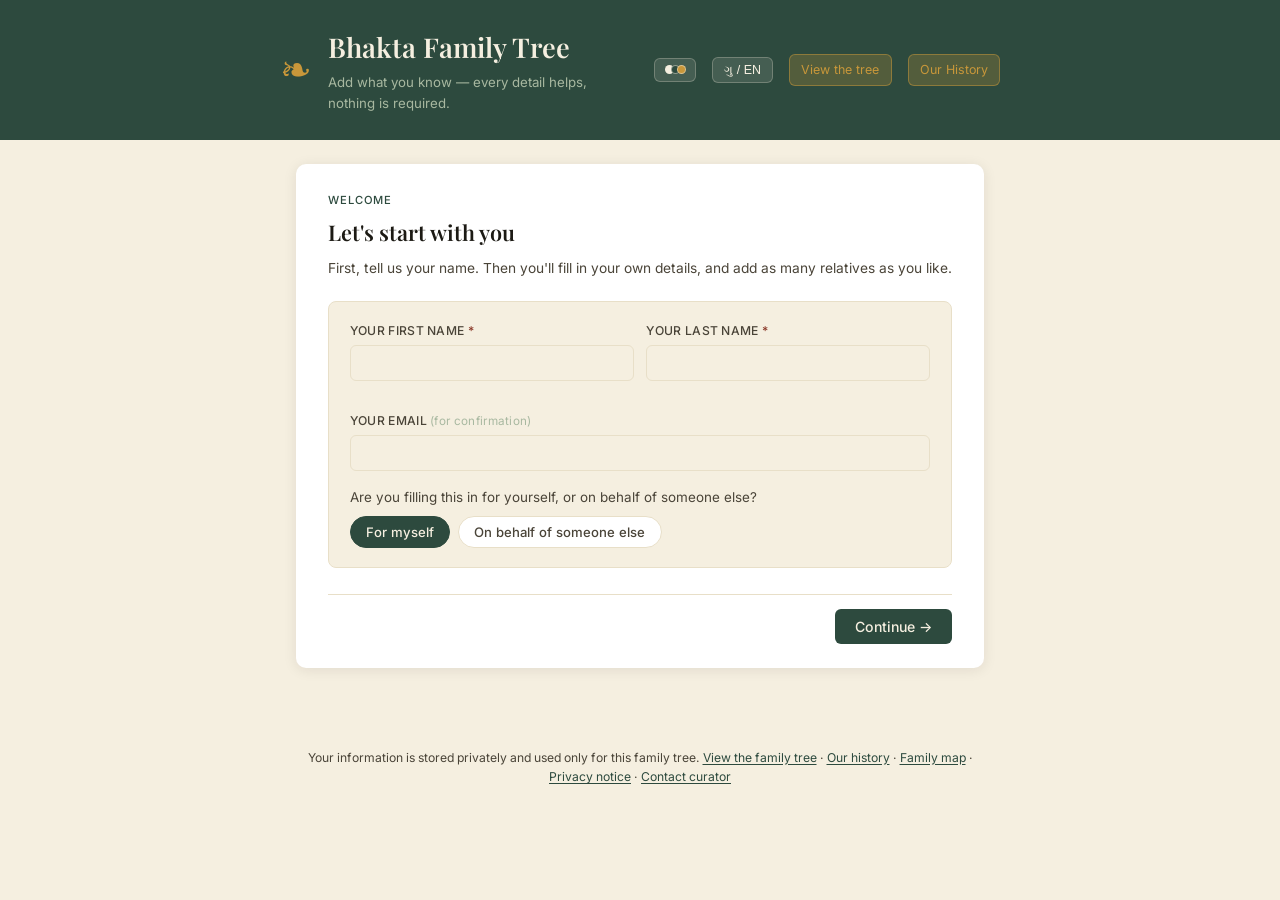
<file: index.html>
<!DOCTYPE html>
<html lang="en">
<head>
  <meta charset="UTF-8"/>
  <meta name="viewport" content="width=device-width,initial-scale=1.0"/>
  <script src="js/theme.js"></script>
  <title>Bhakta Family Tree — Add Members</title>
  <link rel="preconnect" href="https://fonts.googleapis.com"/>
  <link href="https://fonts.googleapis.com/css2?family=Playfair+Display:wght@400;600&family=Inter:wght@300;400;500&display=swap" rel="stylesheet"/>
  <link rel="stylesheet" href="css/style.css"/>
</head>
<body>

<header class="site-header">
  <div class="header-inner">
    <div class="tree-glyph" aria-hidden="true">❧</div>
    <div class="header-text">
      <h1>Bhakta Family Tree</h1>
      <p class="header-sub">Add what you know — every detail helps, nothing is required.</p>
    </div>
    <span data-theme-slot></span>
    <button class="btn-lang" id="langToggle" onclick="toggleLang()" aria-label="Switch language">ગુ / EN</button>
    <a class="btn-history" href="viewer.html" title="Browse the family tree" data-en="View the tree" data-gu="વંશવૃક્ષ જુઓ">View the tree</a>
    <a class="btn-history" href="history.html" target="_blank" rel="noopener" title="Learn about the Bhakta family history">Our History</a>
  </div>
</header>

<main>
<div class="form-shell">

  <!-- ══════════════════════════════════════════════════════════
       PHASE 0 — Who are you?
       Collects submitter identity + email only.
       Next step is always YOUR OWN details form.
  ══════════════════════════════════════════════════════════ -->
  <div id="phase-anchor" class="phase active">
    <div class="phase-header">
      <div class="phase-eyebrow" data-en="Welcome" data-gu="સ્વાગત">Welcome</div>
      <h2 class="phase-title" data-en="Let's start with you" data-gu="તમારાથી શરૂ કરીએ">Let's start with you</h2>
      <p class="phase-desc" data-en="First, tell us your name. Then you'll fill in your own details, and add as many relatives as you like." data-gu="પ્રથમ તમારું નામ જણાવો. પછી તમારી વિગત ભરો, અને ઘણા સ્વજન ઉમેરો.">First, tell us your name. Then you'll fill in your own details, and add as many relatives as you like.</p>
    </div>

    <div class="anchor-card">
      <div class="field-row">
        <div class="field-group">
          <label for="anchorFirst"><span data-en="Your first name" data-gu="તમારું પ્રથમ નામ">Your first name</span> <span class="req">*</span></label>
          <input type="text" id="anchorFirst" autocomplete="given-name"/>
          <span class="field-error" id="anchorFirstErr"></span>
        </div>
        <div class="field-group">
          <label for="anchorLast"><span data-en="Your last name" data-gu="અટક">Your last name</span> <span class="req">*</span></label>
          <input type="text" id="anchorLast" autocomplete="family-name"/>
          <span class="field-error" id="anchorLastErr"></span>
        </div>
      </div>
      <div class="field-group">
        <label for="anchorEmail"><span data-en="Your email" data-gu="ઈ-મેઈલ">Your email</span> <span class="hint-label" data-en="(for confirmation)" data-gu="(પુષ્ટિ માટે)">(for confirmation)</span></label>
        <input type="email" id="anchorEmail" autocomplete="email"/>
      </div>

      <div class="mode-toggle">
        <p class="toggle-label" data-en="Are you filling this in for yourself, or on behalf of someone else?" data-gu="તમે પોતે ભરો છો, કે બીજા કોઈ માટે?">Are you filling this in for yourself, or on behalf of someone else?</p>
        <div class="mode-pills">
          <button class="mode-pill active" id="pill-self"  onclick="setMode('self')"  data-en="For myself" data-gu="મારા માટે">For myself</button>
          <button class="mode-pill"        id="pill-proxy" onclick="setMode('proxy')" data-en="On behalf of someone else" data-gu="બીજા માટે">On behalf of someone else</button>
        </div>
      </div>

      <div id="proxy-panel" hidden>
        <p class="proxy-hint" data-en="Whose details will you be entering? Their name becomes the reference point for all relationships." data-gu="કોની વિગત ભરશો? તેઓ સૌ સંબંધોનો સંદર્ભ બનશે.">Whose details will you be entering? Their name becomes the reference point for all relationships.</p>
        <div class="field-row">
          <div class="field-group">
            <label for="proxyFirst" data-en="Their first name" data-gu="તેઓનું નામ">Their first name</label>
            <input type="text" id="proxyFirst"/>
          </div>
          <div class="field-group">
            <label for="proxyLast" data-en="Their last name" data-gu="તેઓની અટક">Their last name</label>
            <input type="text" id="proxyLast"/>
          </div>
        </div>
      </div>
    </div>

    <div class="phase-nav">
      <div></div>
      <button class="btn-primary" onclick="startSession()" data-en="Continue →" data-gu="આગળ →">Continue →</button>
    </div>
  </div>

  <!-- ══════════════════════════════════════════════════════════
       PHASE 1 — YOUR OWN DETAILS
       Always the first form filled. No relationship picker —
       this person IS the anchor.
  ══════════════════════════════════════════════════════════ -->
  <div id="phase-self" class="phase" hidden>
    <div class="person-form-header">
      <div class="phase-eyebrow" data-en="Step 1 of 2" data-gu="પગલું ૧ of ૨">Step 1 of 2</div>
      <h2 class="phase-title" id="selfTitle" data-en="Your own details" data-gu="તમારી વિગત">Your own details</h2>
      <p class="phase-desc" data-en="Fill in what you know about yourself. Everything is optional." data-gu="તમારા વિશે જે ખ્યાલ હોય તે ભરો. બધું વૈકલ્પિક છે.">Fill in what you know about yourself. Everything is optional.</p>
    </div>

    <div class="progress-bar"><div class="progress-fill" id="selfProgressFill" style="width:33%"></div></div>

    <form id="selfForm" novalidate>

      <!-- Self sub 1: Name + identity -->
      <div class="sub active" id="self-sub-1">
        <div class="sub-label" data-en="Your name &amp; identity" data-gu="નામ અને ઓળખ">Your name &amp; identity</div>

        <div class="field-row">
          <div class="field-group">
            <label for="sFirst" data-en="First name" data-gu="પ્રથમ નામ">First name</label>
            <input type="text" id="sFirst" autocomplete="given-name"/>
          </div>
          <div class="field-group">
            <label for="sAlias" data-en="Home / nickname" data-gu="ઘરનું નામ">Home / nickname</label>
            <input type="text" id="sAlias" placeholder="e.g. Kantu, Bobby"/>
          </div>
        </div>
        <div class="field-row">
          <div class="field-group">
            <label for="sMiddle" data-en="Middle name" data-gu="મધ્ય નામ">Middle name</label>
            <input type="text" id="sMiddle"/>
          </div>
          <div class="field-group">
            <label for="sLast" data-en="Last name" data-gu="અટક">Last name</label>
            <input type="text" id="sLast" autocomplete="family-name"/>
          </div>
        </div>
        <div class="field-row">
          <div class="field-group">
            <label for="sMaiden" data-en="Maiden / birth name" data-gu="જન્મ અટક">Maiden / birth name</label>
            <input type="text" id="sMaiden" placeholder="If different"/>
          </div>
          <div class="field-group">
            <label for="sGender" data-en="Gender" data-gu="જાતિ">Gender</label>
            <select id="sGender">
              <option value="">— prefer not to say —</option>
              <option value="female" data-en="Female" data-gu="સ્ત્રી">Female</option>
              <option value="male"   data-en="Male"   data-gu="પુરુષ">Male</option>
              <option value="nonbinary">Non-binary</option>
              <option value="other">Other</option>
            </select>
          </div>
        </div>

        <div class="sub-nav"><div></div>
          <button type="button" class="btn-primary" onclick="nextSelfSub(1)"><span data-en="Continue →" data-gu="આગળ →">Continue →</span></button>
        </div>
      </div>

      <!-- Self sub 2: Dates & places -->
      <div class="sub" id="self-sub-2">
        <div class="sub-label" data-en="Dates &amp; places" data-gu="તારીખ અને સ્થળ">Dates &amp; places</div>
        <p class="sub-hint" data-en="A year alone is fine. Use 'unknown' if the date genuinely isn't known." data-gu="ફક્ત વર્ષ પૂરતું છે.">A year alone is fine.</p>

        <fieldset class="date-fieldset">
          <legend data-en="Birth" data-gu="જન્મ">Birth</legend>
          <div class="unknown-row">
            <label class="unknown-check">
              <input type="checkbox" id="sDobUnknown" onchange="toggleHide('sDobFields',this.checked)"/>
              <span data-en="Date unknown" data-gu="તારીખ અજ્ઞાત">Date unknown</span>
            </label>
          </div>
          <div id="sDobFields">
            <div class="field-row triple">
              <div class="field-group"><label data-en="Day" data-gu="દિ.">Day</label><input type="number" id="sDobDay" min="1" max="31" placeholder="DD"/></div>
              <div class="field-group"><label data-en="Month" data-gu="મહિ.">Month</label>
                <select id="sDobMonth"><option value="">Month</option>
                  <option value="01">January</option><option value="02">February</option><option value="03">March</option><option value="04">April</option>
                  <option value="05">May</option><option value="06">June</option><option value="07">July</option><option value="08">August</option>
                  <option value="09">September</option><option value="10">October</option><option value="11">November</option><option value="12">December</option>
                </select>
              </div>
              <div class="field-group"><label data-en="Year" data-gu="વર્ષ">Year</label><input type="number" id="sDobYear" min="1800" max="2025" placeholder="YYYY"/></div>
            </div>
            <div class="field-row" style="margin-top:.5rem">
              <div class="field-group"><label data-en="Or approximate age" data-gu="આશરે ઉંમર">Or approximate age</label><input type="number" id="sApproxAge" min="0" max="130" placeholder="e.g. 45"/></div>
              <div class="field-group"><label data-en="Place of birth" data-gu="જન્મ સ્થળ">Place of birth</label><input type="text" id="sBirthPlace" placeholder="City, Country"/></div>
            </div>
          </div>
        </fieldset>

        <div class="places-block">
            <div class="field-row">
              <div class="field-group">
                <label data-en="Village / ancestral origin" data-gu="ગ્રામ / મૂળ">Village / ancestral origin</label>
                <input type="text" id="sVillageOrigin" placeholder="e.g. Chikhli, Bardoli…" autocomplete="off"/>
                <span id="sVillageOrigin-hint" class="village-hint" hidden></span>
              </div>
              <div class="field-group">
                <label data-en="Country emigrated to" data-gu="સ્થળાંતર દેશ">Country emigrated to</label>
                <select id="sCountryEmigrated">
                  <option value="">— select or type below —</option>
                  <optgroup label="Bhakta family countries">
                    <option value="India">India (stayed / returned)</option>
                    <option value="Kenya">Kenya</option>
                    <option value="Uganda">Uganda</option>
                    <option value="Tanzania">Tanzania</option>
                    <option value="Zambia">Zambia</option>
                    <option value="Malawi">Malawi</option>
                    <option value="Zimbabwe">Zimbabwe</option>
                    <option value="Mozambique">Mozambique</option>
                    <option value="South Africa">South Africa</option>
                    <option value="United Kingdom">United Kingdom</option>
                    <option value="United States">United States</option>
                    <option value="Canada">Canada</option>
                    <option value="Australia">Australia</option>
                    <option value="New Zealand">New Zealand</option>
                  </optgroup>
                  <optgroup label="Other">
                    <option value="Myanmar">Myanmar (Burma)</option>
                    <option value="Fiji">Fiji</option>
                    <option value="Trinidad and Tobago">Trinidad and Tobago</option>
                    <option value="Guyana">Guyana</option>
                    <option value="Panama">Panama</option>
                    <option value="Portugal">Portugal</option>
                    <option value="Netherlands">Netherlands</option>
                    <option value="Germany">Germany</option>
                    <option value="France">France</option>
                    <option value="Belgium">Belgium</option>
                    <option value="Switzerland">Switzerland</option>
                    <option value="UAE">UAE</option>
                    <option value="Singapore">Singapore</option>
                    <option value="Malaysia">Malaysia</option>
                    <option value="Other">Other (add in notes)</option>
                  </optgroup>
                </select>
              </div>
            </div>
            <div class="field-row" style="margin-top:.5rem">
              <div class="field-group">
                <label for="sCurrentLocation" data-en="Currently lives in" data-gu="હાલ ક્યાં રહે છે">Currently lives in</label>
                <input type="text" id="sCurrentLocation" placeholder="City, Country — e.g. Leicester, UK" autocomplete="off"/>
              </div>
              <div class="field-group">
                <label for="sGotra" data-en="Gotra (if known)" data-gu="ગોત્ર (જો ખબર હોય)">Gotra (if known)</label>
                <input type="text" id="sGotra" placeholder="Skip if unsure" autocomplete="off" list="gotra-list-self"/>
                <datalist id="gotra-list-self">
                  <option value="Kashyap"/><option value="Vasishtha"/><option value="Bharadwaj"/>
                  <option value="Atri"/><option value="Vishwamitra"/><option value="Jamadagni"/>
                  <option value="Gautama"/><option value="Agastya"/><option value="Gargya"/>
                  <option value="Kaundinya"/><option value="Shrivatsa"/><option value="Sandilya"/>
                  <option value="Mudgala"/><option value="Shandilya"/><option value="Kapila"/>
                </datalist>
                <span class="field-hint" data-en="Optional — your village matters more" data-gu="વૈકલ્પિક — ગામ વધુ મહત્વનું છે">Optional — your village matters more</span>
              </div>
            </div>
        </div>

        <fieldset class="date-fieldset">
          <legend data-en="Death" data-gu="અવસાન">Death <span class="legend-hint">(leave blank if living)</span></legend>
          <div class="unknown-row">
            <label class="unknown-check">
              <input type="checkbox" id="sDodUnknown" onchange="toggleHide('sDodFields',this.checked)"/>
              <span data-en="Deceased but date unknown" data-gu="અવસાન, તારીખ અજ્ઞાત">Deceased but date unknown</span>
            </label>
          </div>
          <div id="sDodFields">
            <div class="field-row triple">
              <div class="field-group"><label data-en="Day" data-gu="દિ.">Day</label><input type="number" id="sDodDay" min="1" max="31" placeholder="DD"/></div>
              <div class="field-group"><label data-en="Month" data-gu="મહિ.">Month</label>
                <select id="sDodMonth"><option value="">Month</option>
                  <option value="01">January</option><option value="02">February</option><option value="03">March</option><option value="04">April</option>
                  <option value="05">May</option><option value="06">June</option><option value="07">July</option><option value="08">August</option>
                  <option value="09">September</option><option value="10">October</option><option value="11">November</option><option value="12">December</option>
                </select>
              </div>
              <div class="field-group"><label data-en="Year" data-gu="વર્ષ">Year</label><input type="number" id="sDodYear" min="1800" max="2025" placeholder="YYYY"/></div>
            </div>
          </div>
        </fieldset>

        <div class="sub-nav">
          <button type="button" class="btn-ghost" onclick="prevSelfSub(2)">←</button>
          <button type="button" class="btn-primary" onclick="nextSelfSub(2)"><span data-en="Continue →" data-gu="આગળ →">Continue →</span></button>
        </div>
      </div>

      <!-- Self sub 3: Family connections -->
      <div class="sub" id="self-sub-3">
        <div class="sub-label" data-en="Your immediate family" data-gu="તમારું તાત્કાલિક કુટુંબ">Your immediate family</div>
        <p class="sub-hint" data-en="Add what you know — every connection helps build the tree." data-gu="જે ખ્યાલ હોય તે ઉમેરો.">Add what you know — every connection helps build the tree.</p>

        <fieldset class="rel-fieldset">
          <legend data-en="Father" data-gu="પિતા">Father</legend>
          <div class="field-row">
            <div class="field-group"><label data-en="First name" data-gu="નામ">First name</label><input type="text" id="sFatherFirst" placeholder="e.g. Ramesh"/></div>
            <div class="field-group"><label data-en="Last name" data-gu="અટક">Last name</label><input type="text" id="sFatherLast" placeholder="e.g. Bhakta"/></div>
          </div>
          <div class="field-row">
            <div class="field-group"><label data-en="Birth year" data-gu="જન્મ વર્ષ">Birth year</label><input type="number" id="sFatherDOB" min="1800" max="2010" placeholder="YYYY"/></div>
            <div class="field-group"><label data-en="Village of origin" data-gu="ગ્રામ">Village of origin</label><input type="text" id="sFatherVillage" placeholder="e.g. Chikhli"/></div>
          </div>
        </fieldset>

        <fieldset class="rel-fieldset">
          <legend data-en="Mother" data-gu="માતા">Mother</legend>
          <div class="field-row">
            <div class="field-group"><label data-en="First name" data-gu="નામ">First name</label><input type="text" id="sMotherFirst" placeholder="e.g. Lata"/></div>
            <div class="field-group"><label data-en="Last name (married)" data-gu="અટક (લગ્ન પછી)">Last name (married)</label><input type="text" id="sMotherLast" placeholder="e.g. Bhakta"/></div>
          </div>
          <div class="field-row">
            <div class="field-group"><label data-en="Maiden name" data-gu="જન્મ અટક">Maiden name</label><input type="text" id="sMotherMaiden" placeholder="Birth surname"/></div>
            <div class="field-group"><label data-en="Birth year" data-gu="જન્મ વર્ષ">Birth year</label><input type="number" id="sMotherDOB" min="1800" max="2010" placeholder="YYYY"/></div>
          </div>
        </fieldset>

        <fieldset class="rel-fieldset">
          <legend data-en="Spouse(s) / partner(s)" data-gu="જીવનસાથી">Spouse(s) / partner(s)</legend>
          <div id="selfSpouseList"></div>
          <button type="button" class="btn-add-rel" onclick="addSelfSpouse()">+ <span data-en="Add spouse" data-gu="ઉમેરો">Add spouse</span></button>
        </fieldset>

        <fieldset class="rel-fieldset">
          <legend data-en="Children" data-gu="બાળકો">Children</legend>
          <div id="selfChildList"></div>
          <button type="button" class="btn-add-rel" onclick="addSelfChild()">+ <span data-en="Add child" data-gu="ઉમેરો">Add child</span></button>
        </fieldset>

        <div class="field-group" style="margin-top:.5rem">
          <label for="sNotes" data-en="Notes, stories, occupation…" data-gu="નોંધ, વ્યવસાય…">Notes, stories, occupation…</label>
          <textarea id="sNotes" rows="2" placeholder="Anything extra…"></textarea>
        </div>

        <div class="sub-nav">
          <button type="button" class="btn-ghost" onclick="prevSelfSub(3)">←</button>
          <button type="button" class="btn-primary" onclick="saveSelfAndContinue()">
            <span data-en="Save &amp; add relatives →" data-gu="સેવ કરો અને સ્વજન ઉમેરો →">Save &amp; add relatives →</span>
          </button>
        </div>
      </div>

    </form>

    <!-- Skip option -->
    <div class="skip-row">
      <button class="btn-skip" onclick="skipSelfAndContinue()" data-en="Skip — just add relatives" data-gu="છોડો — ફક્ત સ્વજન ઉમેરો">Skip — just add relatives</button>
    </div>
  </div>

  <!-- ══════════════════════════════════════════════════════════
       PHASE 2 — SESSION DASHBOARD
       Shows added people + controls to add more.
  ══════════════════════════════════════════════════════════ -->
  <div id="phase-session" class="phase" hidden>
    <div class="session-header">
      <div>
        <div class="phase-eyebrow" data-en="Step 2 of 2" data-gu="પગલું ૨ of ૨">Step 2 of 2</div>
        <h2 class="phase-title" id="sessionTitle">Add your relatives</h2>
      </div>
      <div class="session-header-actions">
        <button class="btn-ghost btn-sm" onclick="shiftAnchor()" data-en="Change reference" data-gu="સંદર્ભ બદલો">Change reference</button>
      </div>
    </div>

    <div id="addedTray" class="added-tray" hidden>
      <div class="tray-label" data-en="Added this session" data-gu="આ સત્રમાં ઉમેર્યા">Added this session</div>
      <div id="addedList" class="added-list"></div>
    </div>

    <div class="stub-quick">
      <details class="stub-details">
        <summary class="stub-summary" data-en="Know someone exists but don't have their details?" data-gu="કોઈ છે પણ વિગત ખબર નથી?">Know someone exists but don't have their details?</summary>
        <div class="stub-body">
          <p class="stub-hint" data-en="Add a placeholder — other relatives can fill details in later." data-gu="પ્લેસહોલ્ડર ઉમેરો.">Add a placeholder — other relatives can fill details in later.</p>
          <div class="stub-row">
            <div class="field-group" style="flex:1;margin:0"><label data-en="Name (if known)" data-gu="નામ">Name (if known)</label><input type="text" id="stubName" placeholder="e.g. Dada's brother"/></div>
            <div class="field-group" style="flex:1;margin:0"><label data-en="Relation" data-gu="સંબંધ">Relation</label><select id="stubRelKey"><option value="">— select —</option></select></div>
            <button class="btn-secondary btn-sm" onclick="addStubPerson()" data-en="Add" data-gu="ઉમેરો">Add</button>
          </div>
        </div>
      </details>
    </div>

    <div class="add-prompt">
      <p class="add-prompt-text" id="addPromptText">Who would you like to add next?</p>
      <button class="btn-add-person" onclick="openPersonForm()">
        + <span data-en="Add a family member" data-gu="સ્વજન ઉમેરો">Add a family member</span>
      </button>
    </div>

    <div class="phase-nav">
      <button class="btn-ghost" onclick="showPhase('phase-self')" data-en="← Edit my details" data-gu="← મારી વિગત સુધારો">← Edit my details</button>
      <button class="btn-primary" id="finishBtn" onclick="finishSession()" disabled>
        <span data-en="Submit all" data-gu="સબમિટ">Submit all</span> <span id="submitCount"></span>
      </button>
    </div>
  </div>

  <!-- ══════════════════════════════════════════════════════════
       PHASE 3 — PERSON FORM (relatives)
  ══════════════════════════════════════════════════════════ -->
  <div id="phase-person" class="phase" hidden>
    <div class="person-form-header">
      <button class="btn-ghost btn-sm back-btn" onclick="cancelPersonForm()">← <span data-en="Back to session" data-gu="સત્ર પર">Back to session</span></button>
      <div class="phase-eyebrow" id="personEyebrow">New family member</div>
      <h2 class="phase-title" id="personTitle" data-en="About this person" data-gu="આ વ્યક્તિ વિશે">About this person</h2>
    </div>

    <div class="progress-bar"><div class="progress-fill" id="progressFill"></div></div>

    <form id="personForm" novalidate>

      <!-- Sub 1: Relationship -->
      <div class="sub active" id="sub-1">
        <div class="sub-label">
          <span data-en="Relationship to" data-gu="સંબંધ">Relationship to</span>
          <span class="anchor-inline" id="relAnchorName"></span>
        </div>
        <p class="sub-hint" data-en="Pick the term you'd call them." data-gu="તેઓને કઈ રીતે બોલાવો?">Pick the term you'd call them.</p>

        <div class="rel-fastpath" id="relFastPath"></div>
        <button type="button" class="btn-show-more" id="showMoreBtn" onclick="toggleRelGrid()">
          <span id="showMoreLabel" data-en="Show all relationships ▾" data-gu="બધા સંબંધ ▾">Show all relationships ▾</span>
        </button>
        <div class="rel-grid-full" id="relGridFull" hidden></div>

        <div class="field-group" style="margin-top:.9rem">
          <label for="customRelation" data-en="Or describe in your own words" data-gu="પોતાના શબ્દોમાં">Or describe in your own words</label>
          <input type="text" id="customRelation" placeholder="e.g. step-sister, half-brother…"/>
        </div>

        <div class="inferred-box" id="inferredBox" hidden>
          <span class="inferred-icon">ℹ</span><span id="inferredText"></span>
        </div>

        <div class="sub-nav"><div></div>
          <button type="button" class="btn-primary" onclick="nextSub(1)"><span data-en="Continue →" data-gu="આગળ →">Continue →</span></button>
        </div>
      </div>

      <!-- Sub 2: Identity -->
      <div class="sub" id="sub-2">
        <div class="sub-label" data-en="Their name" data-gu="નામ">Their name</div>
        <div class="field-row">
          <div class="field-group">
            <label for="pFirst"><span data-en="First name" data-gu="નામ">First name</span> <span class="req">*</span></label>
            <input type="text" id="pFirst" autocomplete="off"/>
            <span class="field-error" id="pFirstErr"></span>
            <span class="field-hint" data-en="Older generations: keep Bhai/Ben if it's part of their legal name (e.g. Odhavbhai, Shantaben)" data-gu="જૂની પેઢી: કાયદેસર નામમાં ભાઈ/બેન હોય તો રાખો (દા.ત. ઓધવભાઈ, શાંતાબેન)">Older generations: keep Bhai/Ben if it's part of their legal name (e.g. Odhavbhai, Shantaben)</span>
          </div>
          <div class="field-group">
            <label for="pAlias" data-en="Home / nickname" data-gu="ઘરનું નામ">Home / nickname</label>
            <input type="text" id="pAlias" placeholder="e.g. Ramaben, Kantu" autocomplete="off"/>
          </div>
        </div>
        <div class="field-row">
          <div class="field-group"><label for="pMiddle" data-en="Middle name" data-gu="મધ્ય">Middle name</label><input type="text" id="pMiddle" autocomplete="off"/></div>
          <div class="field-group"><label for="pLast" data-en="Last name" data-gu="અટક">Last name</label><input type="text" id="pLast" autocomplete="off"/></div>
        </div>
        <div class="field-row">
          <div class="field-group"><label for="pMaiden" data-en="Maiden / birth name" data-gu="જન્મ અટક">Maiden / birth name</label><input type="text" id="pMaiden" placeholder="If different" autocomplete="off"/></div>
          <div class="field-group">
            <label for="pGender" data-en="Gender" data-gu="જાતિ">Gender</label>
            <select id="pGender">
              <option value="">— unknown —</option>
              <option value="female" data-en="Female" data-gu="સ્ત્રી">Female</option>
              <option value="male"   data-en="Male"   data-gu="પુરુષ">Male</option>
              <option value="nonbinary">Non-binary</option>
              <option value="other">Other</option>
            </select>
          </div>
        </div>
        <div class="sub-nav">
          <button type="button" class="btn-ghost" onclick="prevSub(2)">←</button>
          <button type="button" class="btn-primary" onclick="nextSub(2)"><span data-en="Continue →" data-gu="આગળ →">Continue →</span></button>
        </div>
      </div>

      <!-- Sub 3: Dates & places -->
      <div class="sub" id="sub-3">
        <div class="sub-label" data-en="Dates &amp; places" data-gu="તારીખ અને સ્થળ">Dates &amp; places</div>
        <fieldset class="date-fieldset">
          <legend data-en="Birth" data-gu="જન્મ">Birth</legend>
          <div class="unknown-row"><label class="unknown-check"><input type="checkbox" id="dobUnknown" onchange="toggleHide('dobFields',this.checked)"/><span data-en="Date unknown" data-gu="અજ્ઞાત">Date unknown</span></label></div>
          <div id="dobFields">
            <div class="field-row triple">
              <div class="field-group"><label data-en="Day" data-gu="દિ.">Day</label><input type="number" id="dobDay" min="1" max="31" placeholder="DD"/></div>
              <div class="field-group"><label data-en="Month" data-gu="મહિ.">Month</label>
                <select id="dobMonth"><option value="">Month</option>
                  <option value="01">January</option><option value="02">February</option><option value="03">March</option><option value="04">April</option>
                  <option value="05">May</option><option value="06">June</option><option value="07">July</option><option value="08">August</option>
                  <option value="09">September</option><option value="10">October</option><option value="11">November</option><option value="12">December</option>
                </select>
              </div>
              <div class="field-group"><label data-en="Year" data-gu="વર્ષ">Year</label><input type="number" id="dobYear" min="1800" max="2025" placeholder="YYYY"/></div>
            </div>
            <div class="field-row" style="margin-top:.5rem">
              <div class="field-group"><label data-en="Or approximate age" data-gu="આશરે ઉંમર">Or approximate age</label><input type="number" id="approxAge" min="0" max="130" placeholder="e.g. 72"/></div>
              <div class="field-group"><label data-en="Place of birth" data-gu="જન્મ સ્થળ">Place of birth</label><input type="text" id="birthPlace" placeholder="City, Country"/></div>
            </div>
          </div>
        </fieldset>

        <div class="places-block">
            <div class="field-row">
              <div class="field-group">
                <label data-en="Village / ancestral origin" data-gu="ગ્રામ">Village / ancestral origin</label>
                <input type="text" id="villageOrigin" placeholder="e.g. Chikhli, Bardoli…" autocomplete="off"/>
                <span id="villageOrigin-hint" class="village-hint" hidden></span>
              </div>
              <div class="field-group">
                <label data-en="Country emigrated to" data-gu="સ્થળાંતર">Country emigrated to</label>
                <select id="countryEmigrated">
                  <option value="">— select or type below —</option>
                  <optgroup label="Bhakta family countries">
                    <option value="India">India (stayed / returned)</option>
                    <option value="Kenya">Kenya</option>
                    <option value="Uganda">Uganda</option>
                    <option value="Tanzania">Tanzania</option>
                    <option value="Zambia">Zambia</option>
                    <option value="Malawi">Malawi</option>
                    <option value="Zimbabwe">Zimbabwe</option>
                    <option value="Mozambique">Mozambique</option>
                    <option value="South Africa">South Africa</option>
                    <option value="United Kingdom">United Kingdom</option>
                    <option value="United States">United States</option>
                    <option value="Canada">Canada</option>
                    <option value="Australia">Australia</option>
                    <option value="New Zealand">New Zealand</option>
                  </optgroup>
                  <optgroup label="Other">
                    <option value="Myanmar">Myanmar (Burma)</option>
                    <option value="Fiji">Fiji</option>
                    <option value="Trinidad and Tobago">Trinidad and Tobago</option>
                    <option value="Guyana">Guyana</option>
                    <option value="Panama">Panama</option>
                    <option value="Portugal">Portugal</option>
                    <option value="Netherlands">Netherlands</option>
                    <option value="Germany">Germany</option>
                    <option value="France">France</option>
                    <option value="Belgium">Belgium</option>
                    <option value="Switzerland">Switzerland</option>
                    <option value="UAE">UAE</option>
                    <option value="Singapore">Singapore</option>
                    <option value="Malaysia">Malaysia</option>
                    <option value="Other">Other (add in notes)</option>
                  </optgroup>
                </select>
              </div>
            </div>
            <div class="field-row" style="margin-top:.5rem">
              <div class="field-group">
                <label for="currentLocation" data-en="Currently lives in" data-gu="હાલ ક્યાં રહે છે">Currently lives in</label>
                <input type="text" id="currentLocation" placeholder="City, Country — e.g. Leicester, UK" autocomplete="off"/>
              </div>
              <div class="field-group">
                <label for="pGotra" data-en="Gotra (if known)" data-gu="ગોત્ર (જો ખબર હોય)">Gotra (if known)</label>
                <input type="text" id="pGotra" placeholder="Skip if unsure" autocomplete="off" list="gotra-list"/>
                <datalist id="gotra-list">
                  <option value="Kashyap"/><option value="Vasishtha"/><option value="Bharadwaj"/>
                  <option value="Atri"/><option value="Vishwamitra"/><option value="Jamadagni"/>
                  <option value="Gautama"/><option value="Agastya"/><option value="Gargya"/>
                  <option value="Kaundinya"/><option value="Shrivatsa"/><option value="Sandilya"/>
                  <option value="Mudgala"/><option value="Shandilya"/><option value="Kapila"/>
                </datalist>
                <span class="field-hint" data-en="Optional — their village matters more" data-gu="વૈકલ્પિક — ગામ વધુ મહત્વનું છે">Optional — their village matters more</span>
              </div>
            </div>
        </div>
        <fieldset class="date-fieldset">
          <legend data-en="Death" data-gu="અવસાન">Death <span class="legend-hint">(leave blank if living)</span></legend>
          <div class="unknown-row"><label class="unknown-check"><input type="checkbox" id="dodUnknown" onchange="toggleHide('dodFields',this.checked)"/><span data-en="Deceased but date unknown" data-gu="અવસાન, તારીખ અજ્ઞાત">Deceased but date unknown</span></label></div>
          <div id="dodFields">
            <div class="field-row triple">
              <div class="field-group"><label data-en="Day" data-gu="દિ.">Day</label><input type="number" id="dodDay" min="1" max="31" placeholder="DD"/></div>
              <div class="field-group"><label data-en="Month" data-gu="મહિ.">Month</label>
                <select id="dodMonth"><option value="">Month</option>
                  <option value="01">January</option><option value="02">February</option><option value="03">March</option><option value="04">April</option>
                  <option value="05">May</option><option value="06">June</option><option value="07">July</option><option value="08">August</option>
                  <option value="09">September</option><option value="10">October</option><option value="11">November</option><option value="12">December</option>
                </select>
              </div>
              <div class="field-group"><label data-en="Year" data-gu="વર્ષ">Year</label><input type="number" id="dodYear" min="1800" max="2025" placeholder="YYYY"/></div>
            </div>
          </div>
        </fieldset>
        <div class="sub-nav">
          <button type="button" class="btn-ghost" onclick="prevSub(3)">←</button>
          <button type="button" class="btn-primary" onclick="nextSub(3)"><span data-en="Continue →" data-gu="આગળ →">Continue →</span></button>
        </div>
      </div>

      <!-- Sub 4: Their family -->
      <div class="sub" id="sub-4">
        <div class="sub-label" data-en="Their immediate family" data-gu="તેઓના કુટુંબ">Their immediate family</div>
        <p class="sub-hint" data-en="Add what you know — helps connect branches." data-gu="ખ્યાલ હોય તે ઉમેરો.">Add what you know — helps connect branches.</p>

        <fieldset class="rel-fieldset">
          <legend data-en="Father" data-gu="પિતા">Father</legend>
          <div class="field-row">
            <div class="field-group"><label data-en="First name" data-gu="નામ">First name</label><input type="text" id="fatherFirst" placeholder="e.g. Ramesh"/></div>
            <div class="field-group"><label data-en="Last name" data-gu="અટક">Last name</label><input type="text" id="fatherLast" placeholder="e.g. Bhakta"/></div>
          </div>
          <div class="field-row">
            <div class="field-group"><label data-en="Birth year" data-gu="જન્મ વર્ષ">Birth year</label><input type="number" id="fatherDOB" min="1800" max="2010" placeholder="YYYY"/></div>
            <div class="field-group"><label data-en="Village of origin" data-gu="ગ્રામ">Village of origin</label><input type="text" id="fatherVillage" placeholder="e.g. Chikhli"/></div>
          </div>
        </fieldset>

        <fieldset class="rel-fieldset">
          <legend data-en="Mother" data-gu="માતા">Mother</legend>
          <div class="field-row">
            <div class="field-group"><label data-en="First name" data-gu="નામ">First name</label><input type="text" id="motherFirst" placeholder="e.g. Lata"/></div>
            <div class="field-group"><label data-en="Last name (married)" data-gu="અટક (લગ્ન)">Last name (married)</label><input type="text" id="motherLast" placeholder="e.g. Bhakta"/></div>
          </div>
          <div class="field-row">
            <div class="field-group"><label data-en="Maiden name" data-gu="જન્મ અટક">Maiden name</label><input type="text" id="motherMaiden" placeholder="Birth surname"/></div>
            <div class="field-group"><label data-en="Birth year" data-gu="જન્મ વર્ષ">Birth year</label><input type="number" id="motherDOB" min="1800" max="2010" placeholder="YYYY"/></div>
          </div>
        </fieldset>

        <fieldset class="rel-fieldset">
          <legend data-en="Spouse(s) / partner(s)" data-gu="જીવનસાથી">Spouse(s) / partner(s)</legend>
          <div id="spouseList"></div>
          <button type="button" class="btn-add-rel" onclick="addSpouse()">+ <span data-en="Add spouse" data-gu="ઉમેરો">Add spouse</span></button>
        </fieldset>

        <fieldset class="rel-fieldset">
          <legend data-en="Children" data-gu="બાળકો">Children</legend>
          <div id="childList"></div>
          <button type="button" class="btn-add-rel" onclick="addChild()">+ <span data-en="Add child" data-gu="ઉમેરો">Add child</span></button>
        </fieldset>

        <div class="sub-nav">
          <button type="button" class="btn-ghost" onclick="prevSub(4)">←</button>
          <button type="button" class="btn-primary" onclick="nextSub(4)"><span data-en="Continue →" data-gu="આગળ →">Continue →</span></button>
        </div>
      </div>

      <!-- Sub 5: Notes & save -->
      <div class="sub" id="sub-5">
        <div class="sub-label" data-en="Review &amp; save" data-gu="ચકાસો">Review &amp; save</div>
        <div class="field-group">
          <label for="pNotes" data-en="Notes, stories, occupation…" data-gu="નોંધ…">Notes, stories, occupation…</label>
          <textarea id="pNotes" rows="3" placeholder="Anything extra you remember…"></textarea>
        </div>
        <div class="person-summary" id="personSummary"></div>
        <div class="sub-nav save-nav">
          <button type="button" class="btn-ghost" onclick="prevSub(5)">←</button>
          <div class="save-btns">
            <button type="button" class="btn-secondary" onclick="saveAndAnother()"><span data-en="Save &amp; add another" data-gu="સેવ &amp; બીજું">Save &amp; add another</span></button>
            <button type="button" class="btn-primary"   onclick="saveAndReturn()"><span data-en="Save &amp; return" data-gu="સેવ &amp; પાછળ">Save &amp; return</span></button>
          </div>
        </div>
      </div>

    </form>
  </div>

  <!-- ══════════════════════════════════════════════════════════
       PHASE 4 — SHIFT ANCHOR
  ══════════════════════════════════════════════════════════ -->
  <div id="phase-shift" class="phase" hidden>
    <div class="phase-header">
      <div class="phase-eyebrow" data-en="Change reference person" data-gu="સંદર્ભ બદલો">Change reference person</div>
      <h2 class="phase-title" data-en="Whose relatives are you adding next?" data-gu="હવે કોના સ્વજન?">Whose relatives are you adding next?</h2>
    </div>
    <div id="shiftList" class="shift-list"></div>
    <div class="shift-or" data-en="or type a new name" data-gu="અથવા નવું નામ">or type a new name</div>
    <div class="field-row">
      <div class="field-group"><label for="shiftFirst" data-en="First name" data-gu="નામ">First name</label><input type="text" id="shiftFirst"/></div>
      <div class="field-group"><label for="shiftLast"  data-en="Last name"  data-gu="અટક">Last name</label><input type="text" id="shiftLast"/></div>
    </div>
    <div class="phase-nav">
      <button class="btn-ghost" onclick="showPhase('phase-session')"><span data-en="← Cancel" data-gu="← રદ">← Cancel</span></button>
      <button class="btn-primary" onclick="confirmShift()"><span data-en="Use this person →" data-gu="વાપરો →">Use this person →</span></button>
    </div>
  </div>

  <!-- ══════════════════════════════════════════════════════════
       PHASE 5 — SUBMITTING
  ══════════════════════════════════════════════════════════ -->
  <div id="phase-submitting" class="phase" hidden>
    <div class="submitting-inner">
      <div class="spinner"></div>
      <p id="submittingMsg">Sending entries…</p>
    </div>
  </div>

  <!-- ══════════════════════════════════════════════════════════
       PHASE 6 — SUCCESS
  ══════════════════════════════════════════════════════════ -->
  <div id="phase-success" class="phase" hidden>
    <div class="success-panel">
      <div class="success-glyph">✦</div>
      <h2 data-en="Added to the tree" data-gu="ઝાડ સાથે જોડ્યા">Added to the tree</h2>
      <p id="successMsg"></p>
      <button class="btn-primary" onclick="startOver()" data-en="Start a new session" data-gu="નવું સત્ર">Start a new session</button>
    </div>
  </div>

</div><!-- /form-shell -->
</main>

<footer class="site-footer">
  <p>Your information is stored privately and used only for this family tree.
  <a href="viewer.html">View the family tree</a> ·
  <a href="history.html" target="_blank" rel="noopener">Our history</a> ·
  <a href="map.html">Family map</a> ·
  <a href="PRIVACY.md" target="_blank" rel="noopener">Privacy notice</a> ·
  <a href="mailto:bhakta.family.tree@gmail.com">Contact curator</a></p>
</footer>

<script src="js/relations.js"></script>
<script src="js/villages.js"></script>
<script src="js/storage.js"></script>
<script src="js/session.js"></script>
</body>
</html>
</file>
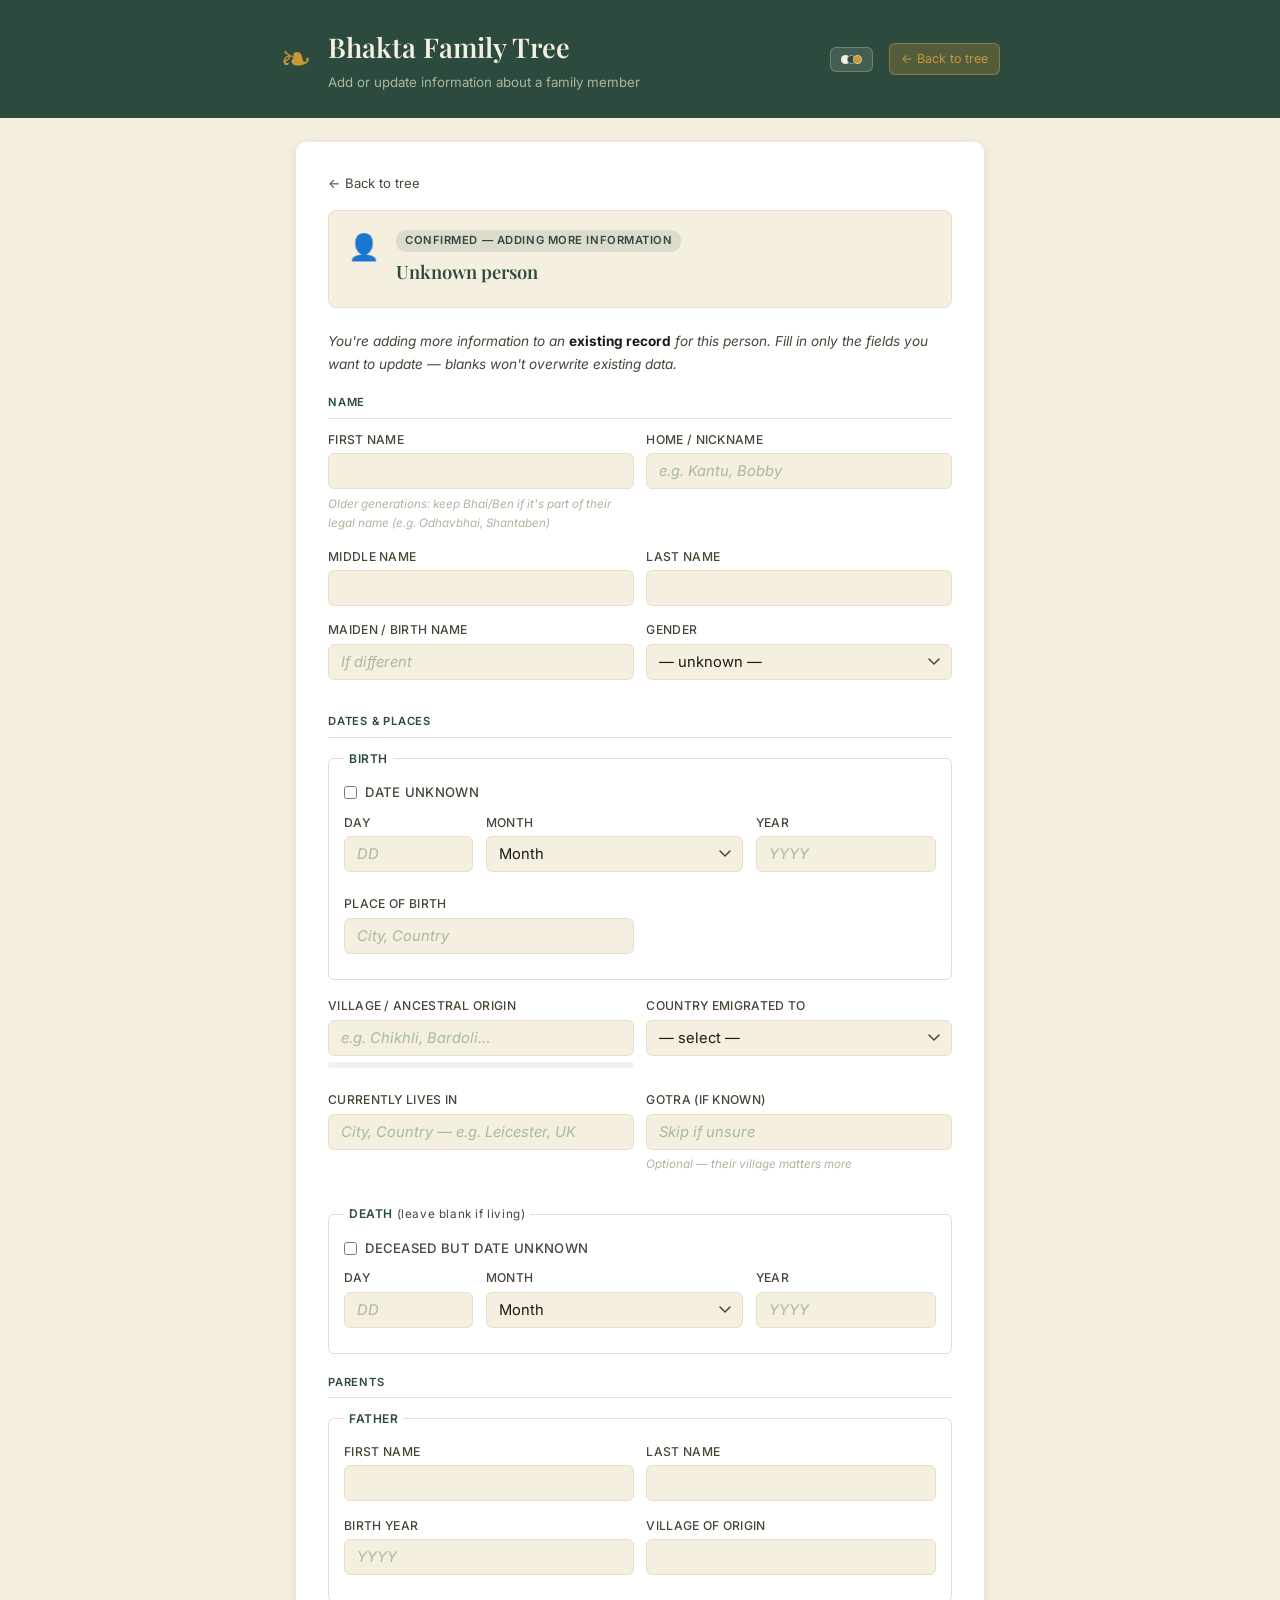
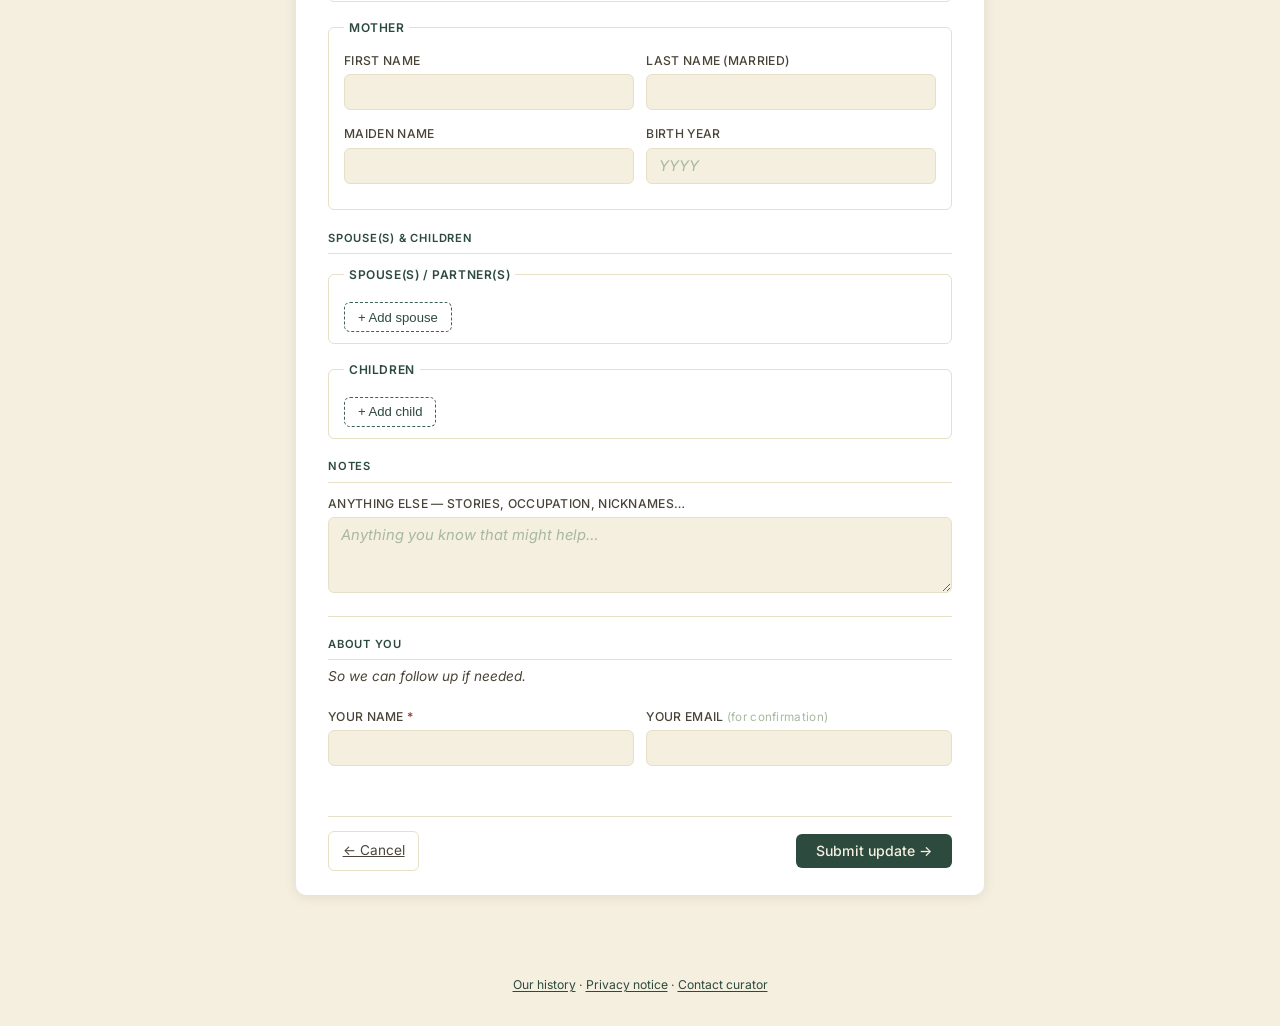
<file: add.html>
<!DOCTYPE html>
<html lang="en">
<head>
  <meta charset="UTF-8"/>
  <meta name="viewport" content="width=device-width,initial-scale=1.0"/>
  <script src="js/theme.js"></script>
  <title>Bhakta Family Tree Project — Add or Update a Person</title>
  <link rel="preconnect" href="https://fonts.googleapis.com"/>
  <link href="https://fonts.googleapis.com/css2?family=Playfair+Display:wght@400;600&family=Inter:wght@300;400;500&display=swap" rel="stylesheet"/>
  <link rel="stylesheet" href="css/style.css"/>
  <style>
    /* ── Add page overrides ── */
    .node-card {
      background: var(--parchment);
      border: 1px solid var(--parchment-d);
      border-radius: 8px;
      padding: 1rem 1.2rem;
      margin-bottom: 1.4rem;
      display: flex;
      align-items: flex-start;
      gap: 1rem;
    }
    .node-card-icon { font-size: 1.6rem; color: var(--gold); flex-shrink: 0; }
    .node-card-name {
      font-family: 'Playfair Display', serif;
      font-size: 1.15rem;
      font-weight: 600;
      color: var(--forest);
      margin-bottom: .25rem;
    }
    .node-card-meta { font-size: .8rem; color: var(--ink-soft); line-height: 1.6; }
    .node-card-badge {
      display: inline-block;
      font-size: .7rem;
      font-weight: 600;
      letter-spacing: .05em;
      text-transform: uppercase;
      padding: .15rem .55rem;
      border-radius: 10px;
      margin-bottom: .3rem;
    }
    .badge-stub     { background: var(--parchment-d); color: var(--ink-soft); }
    .badge-confirmed{ background: color-mix(in srgb,var(--forest) 12%,transparent); color: var(--forest); }
    .section-intro {
      font-size: .85rem;
      color: var(--ink-soft);
      margin-bottom: 1.2rem;
      line-height: 1.65;
      font-style: italic;
    }
    .section-intro strong { color: var(--ink); font-style: normal; }
    .already-known {
      background: color-mix(in srgb,var(--forest) 5%,transparent);
      border: 1px solid color-mix(in srgb,var(--forest) 15%,transparent);
      border-radius: var(--radius);
      padding: .7rem .9rem;
      margin-bottom: 1.2rem;
      font-size: .8rem;
      color: var(--ink-soft);
    }
    .already-known .ak-title {
      font-size: .7rem;
      font-weight: 600;
      letter-spacing: .06em;
      text-transform: uppercase;
      color: var(--forest);
      margin-bottom: .4rem;
    }
    .ak-row { display: flex; gap: .5rem; margin-top: .2rem; }
    .ak-label { color: var(--mist); flex-shrink: 0; min-width: 80px; }
    .ak-val { color: var(--ink); }
    .submitter-section {
      border-top: 1px solid var(--parchment-d);
      margin-top: 1.4rem;
      padding-top: 1.2rem;
    }
    .section-divider {
      font-size: .7rem;
      font-weight: 600;
      letter-spacing: .07em;
      text-transform: uppercase;
      color: var(--forest);
      margin: 1.2rem 0 .7rem;
      padding-bottom: .35rem;
      border-bottom: 1px solid var(--parchment-d);
    }
    .back-link {
      display: inline-flex;
      align-items: center;
      gap: .4rem;
      font-size: .82rem;
      color: var(--ink-soft);
      text-decoration: none;
      margin-bottom: 1rem;
    }
    .back-link:hover { color: var(--forest); }
    .success-panel { text-align: center; padding: 3rem 1.5rem; }
    .success-glyph { font-size: 2.5rem; color: var(--gold); margin-bottom: .7rem; }
    .success-panel h2 { font-family: 'Playfair Display', serif; font-size: 1.4rem; color: var(--forest); margin-bottom: .6rem; }
    .success-panel p { color: var(--ink-soft); margin-bottom: 1.4rem; }
  </style>
</head>
<body>

<header class="site-header">
  <div class="header-inner">
    <div class="tree-glyph" aria-hidden="true">❧</div>
    <div class="header-text">
      <h1>Bhakta Family Tree</h1>
      <p class="header-sub">Add or update information about a family member</p>
    </div>
    <span data-theme-slot></span>
    <a class="btn-history" href="viewer.html">← Back to tree</a>
  </div>
</header>

<main>
<div class="form-shell">

  <!-- ── Main form ── -->
  <div id="phase-form" class="phase active">
    <a class="back-link" href="viewer.html">← Back to tree</a>

    <!-- Node being updated -->
    <div class="node-card" id="nodeCard">
      <div class="node-card-icon">👤</div>
      <div>
        <div id="nodeBadge" class="node-card-badge badge-stub">Stub / inferred</div>
        <div class="node-card-name" id="nodeName">Loading…</div>
        <div class="node-card-meta" id="nodeMeta"></div>
      </div>
    </div>

    <p class="section-intro" id="formIntro">
      Fill in whatever you know. Every field is optional.
      Your submission will be <strong>merged with what's already known</strong> about this person.
    </p>

    <!-- What's already known -->
    <div class="already-known" id="alreadyKnown" hidden>
      <div class="ak-title">Already in the tree</div>
      <div id="akRows"></div>
    </div>

    <form id="addForm" novalidate>

      <!-- Hidden fields carrying node identity -->
      <input type="hidden" id="mergeTargetNodeId"/>
      <input type="hidden" id="mergeTargetName"/>
      <input type="hidden" id="mergeRelKey"/>
      <input type="hidden" id="mergeRelBranch"/>
      <input type="hidden" id="mergeRelGeneration"/>

      <!-- ── Name ── -->
      <div class="section-divider">Name</div>
      <div class="field-row">
        <div class="field-group">
          <label for="aFirst">First name</label>
          <input type="text" id="aFirst" autocomplete="off"/>
          <span class="field-hint">Older generations: keep Bhai/Ben if it's part of their legal name (e.g. Odhavbhai, Shantaben)</span>
        </div>
        <div class="field-group">
          <label for="aAlias">Home / nickname</label>
          <input type="text" id="aAlias" placeholder="e.g. Kantu, Bobby" autocomplete="off"/>
        </div>
      </div>
      <div class="field-row">
        <div class="field-group">
          <label for="aMiddle">Middle name</label>
          <input type="text" id="aMiddle" autocomplete="off"/>
        </div>
        <div class="field-group">
          <label for="aLast">Last name</label>
          <input type="text" id="aLast" autocomplete="off"/>
        </div>
      </div>
      <div class="field-row">
        <div class="field-group">
          <label for="aMaiden">Maiden / birth name</label>
          <input type="text" id="aMaiden" placeholder="If different" autocomplete="off"/>
        </div>
        <div class="field-group">
          <label for="aGender">Gender</label>
          <select id="aGender">
            <option value="">— unknown —</option>
            <option value="female">Female</option>
            <option value="male">Male</option>
            <option value="nonbinary">Non-binary</option>
            <option value="other">Other</option>
          </select>
        </div>
      </div>

      <!-- ── Dates & places ── -->
      <div class="section-divider">Dates &amp; places</div>

      <fieldset class="date-fieldset">
        <legend>Birth</legend>
        <div class="unknown-row">
          <label class="unknown-check">
            <input type="checkbox" id="aDobUnknown" onchange="document.getElementById('aDobFields').hidden=this.checked"/>
            Date unknown
          </label>
        </div>
        <div id="aDobFields">
          <div class="field-row triple">
            <div class="field-group"><label>Day</label><input type="number" id="aDobDay" min="1" max="31" placeholder="DD"/></div>
            <div class="field-group"><label>Month</label>
              <select id="aDobMonth"><option value="">Month</option>
                <option value="01">January</option><option value="02">February</option>
                <option value="03">March</option><option value="04">April</option>
                <option value="05">May</option><option value="06">June</option>
                <option value="07">July</option><option value="08">August</option>
                <option value="09">September</option><option value="10">October</option>
                <option value="11">November</option><option value="12">December</option>
              </select>
            </div>
            <div class="field-group"><label>Year</label><input type="number" id="aDobYear" min="1800" max="2025" placeholder="YYYY"/></div>
          </div>
          <div class="field-row" style="margin-top:.5rem">
            <div class="field-group">
              <label>Place of birth</label>
              <input type="text" id="aBirthPlace" placeholder="City, Country"/>
            </div>
          </div>
        </div>
      </fieldset>

      <div class="places-block">
        <div class="field-row">
          <div class="field-group">
            <label for="aVillageOrigin">Village / ancestral origin</label>
            <input type="text" id="aVillageOrigin" placeholder="e.g. Chikhli, Bardoli…" autocomplete="off"/>
            <span id="aVillageOrigin-hint" class="village-hint" hidden></span>
          </div>
          <div class="field-group">
            <label for="aCountryEmigrated">Country emigrated to</label>
            <select id="aCountryEmigrated">
              <option value="">— select —</option>
              <optgroup label="Bhakta family countries">
                <option value="India">India (stayed / returned)</option>
                <option value="Kenya">Kenya</option>
                <option value="Uganda">Uganda</option>
                <option value="Tanzania">Tanzania</option>
                <option value="Zambia">Zambia</option>
                <option value="Malawi">Malawi</option>
                <option value="Zimbabwe">Zimbabwe</option>
                <option value="Mozambique">Mozambique</option>
                <option value="South Africa">South Africa</option>
                <option value="United Kingdom">United Kingdom</option>
                <option value="United States">United States</option>
                <option value="Canada">Canada</option>
                <option value="Australia">Australia</option>
                <option value="New Zealand">New Zealand</option>
              </optgroup>
              <optgroup label="Other">
                <option value="Myanmar">Myanmar (Burma)</option>
                <option value="Fiji">Fiji</option>
                <option value="Trinidad and Tobago">Trinidad and Tobago</option>
                <option value="Guyana">Guyana</option>
                <option value="Panama">Panama</option>
                <option value="Other">Other (add in notes)</option>
              </optgroup>
            </select>
          </div>
        </div>
        <div class="field-row" style="margin-top:.5rem">
          <div class="field-group">
            <label for="aCurrentLocation">Currently lives in</label>
            <input type="text" id="aCurrentLocation" placeholder="City, Country — e.g. Leicester, UK" autocomplete="off"/>
          </div>
          <div class="field-group">
            <label for="aGotra">Gotra (if known)</label>
            <input type="text" id="aGotra" placeholder="Skip if unsure" autocomplete="off" list="gotra-list-add"/>
            <datalist id="gotra-list-add">
              <option value="Kashyap"/><option value="Vasishtha"/><option value="Bharadwaj"/>
              <option value="Atri"/><option value="Vishwamitra"/><option value="Jamadagni"/>
              <option value="Gautama"/><option value="Agastya"/><option value="Gargya"/>
              <option value="Kaundinya"/><option value="Shrivatsa"/><option value="Sandilya"/>
              <option value="Mudgala"/><option value="Shandilya"/><option value="Kapila"/>
            </datalist>
            <span class="field-hint">Optional — their village matters more</span>
          </div>
        </div>
      </div>

      <fieldset class="date-fieldset">
        <legend>Death <span class="legend-hint">(leave blank if living)</span></legend>
        <div class="unknown-row">
          <label class="unknown-check">
            <input type="checkbox" id="aDodUnknown" onchange="document.getElementById('aDodFields').hidden=this.checked"/>
            Deceased but date unknown
          </label>
        </div>
        <div id="aDodFields">
          <div class="field-row triple">
            <div class="field-group"><label>Day</label><input type="number" id="aDodDay" min="1" max="31" placeholder="DD"/></div>
            <div class="field-group"><label>Month</label>
              <select id="aDodMonth"><option value="">Month</option>
                <option value="01">January</option><option value="02">February</option>
                <option value="03">March</option><option value="04">April</option>
                <option value="05">May</option><option value="06">June</option>
                <option value="07">July</option><option value="08">August</option>
                <option value="09">September</option><option value="10">October</option>
                <option value="11">November</option><option value="12">December</option>
              </select>
            </div>
            <div class="field-group"><label>Year</label><input type="number" id="aDodYear" min="1800" max="2025" placeholder="YYYY"/></div>
          </div>
        </div>
      </fieldset>

      <!-- ── Parents ── -->
      <div class="section-divider">Parents</div>
      <fieldset class="rel-fieldset">
        <legend>Father</legend>
        <div class="field-row">
          <div class="field-group"><label>First name</label><input type="text" id="aFatherFirst" autocomplete="off"/></div>
          <div class="field-group"><label>Last name</label><input type="text" id="aFatherLast" autocomplete="off"/></div>
        </div>
        <div class="field-row">
          <div class="field-group"><label>Birth year</label><input type="number" id="aFatherDOB" min="1800" max="2010" placeholder="YYYY"/></div>
          <div class="field-group"><label>Village of origin</label><input type="text" id="aFatherVillage" autocomplete="off"/></div>
        </div>
      </fieldset>
      <fieldset class="rel-fieldset">
        <legend>Mother</legend>
        <div class="field-row">
          <div class="field-group"><label>First name</label><input type="text" id="aMotherFirst" autocomplete="off"/></div>
          <div class="field-group"><label>Last name (married)</label><input type="text" id="aMotherLast" autocomplete="off"/></div>
        </div>
        <div class="field-row">
          <div class="field-group"><label>Maiden name</label><input type="text" id="aMotherMaiden" autocomplete="off"/></div>
          <div class="field-group"><label>Birth year</label><input type="number" id="aMotherDOB" min="1800" max="2010" placeholder="YYYY"/></div>
        </div>
      </fieldset>

      <!-- ── Spouse & children ── -->
      <div class="section-divider">Spouse(s) &amp; children</div>
      <fieldset class="rel-fieldset">
        <legend>Spouse(s) / partner(s)</legend>
        <div id="addSpouseList"></div>
        <button type="button" class="btn-add-rel" onclick="addDynRow('addSpouseList','addSpouse','Spouse name','addSpouseName','addSpouseDOB')">+ Add spouse</button>
      </fieldset>
      <fieldset class="rel-fieldset">
        <legend>Children</legend>
        <div id="addChildList"></div>
        <button type="button" class="btn-add-rel" onclick="addDynRow('addChildList','addChild',' Child\'s name','addChildName','addChildDOB')">+ Add child</button>
      </fieldset>

      <!-- ── Notes ── -->
      <div class="section-divider">Notes</div>
      <div class="field-group">
        <label for="aNotes">Anything else — stories, occupation, nicknames…</label>
        <textarea id="aNotes" rows="3" placeholder="Anything you know that might help…"></textarea>
      </div>

      <!-- ── Submitter ── -->
      <div class="submitter-section">
        <div class="section-divider" style="margin-top:0">About you</div>
        <p class="section-intro" style="margin-top:-.4rem">So we can follow up if needed.</p>
        <div class="field-row">
          <div class="field-group">
            <label for="aSubmitterName">Your name <span class="req">*</span></label>
            <input type="text" id="aSubmitterName" autocomplete="name"/>
            <span class="field-error" id="aSubmitterNameErr"></span>
          </div>
          <div class="field-group">
            <label for="aSubmitterEmail">Your email <span class="hint-label">(for confirmation)</span></label>
            <input type="email" id="aSubmitterEmail" autocomplete="email"/>
          </div>
        </div>
      </div>

      <div class="phase-nav" style="margin-top:1.2rem">
        <a class="btn-ghost" href="viewer.html">← Cancel</a>
        <button type="button" class="btn-primary" onclick="submitUpdate()">Submit update →</button>
      </div>

    </form>
  </div>

  <!-- ── Submitting ── -->
  <div id="phase-submitting" class="phase" hidden>
    <div class="submitting-inner">
      <div class="spinner"></div>
      <p>Sending update…</p>
    </div>
  </div>

  <!-- ── Success ── -->
  <div id="phase-success" class="phase" hidden>
    <div class="success-panel">
      <div class="success-glyph">✦</div>
      <h2>Update submitted</h2>
      <p id="successMsg">Your information will be merged into the tree on the next sync.</p>
      <div style="display:flex;gap:.6rem;justify-content:center;flex-wrap:wrap">
        <a class="btn-primary" href="viewer.html">Back to tree</a>
        <button class="btn-secondary" onclick="resetForm()">Add another update</button>
      </div>
    </div>
  </div>

</div>
</main>

<footer class="site-footer">
  <p>
    <a href="history.html" target="_blank" rel="noopener">Our history</a> ·
    <a href="PRIVACY.md" target="_blank" rel="noopener">Privacy notice</a> ·
    <a href="mailto:bhakta.family.tree@gmail.com">Contact curator</a>
  </p>
</footer>

<script src="js/relations.js"></script>
<script src="js/villages.js"></script>
<script src="js/storage.js"></script>
<script>
// ── Parse URL params ──────────────────────────────────────────
const params = new URLSearchParams(window.location.search);
const NODE_ID   = params.get('node')   || '';
const NODE_NAME = params.get('name')   || '';
const NODE_DOB  = params.get('dob')    || '';
const NODE_VILLAGE = params.get('village') || '';
const NODE_BRANCH  = params.get('branch')  || '';
const NODE_REL     = params.get('rel')     || '';
const NODE_GEN     = params.get('gen')     || '';
const IS_STUB   = params.get('stub')   === '1';

// ── Phase helpers ─────────────────────────────────────────────
function showPhase(id) {
  document.querySelectorAll('.phase').forEach(p => { p.hidden = true; p.classList.remove('active'); });
  const el = document.getElementById(id);
  el.hidden = false; el.classList.add('active');
  window.scrollTo({ top: 0, behavior: 'smooth' });
}

// ── Init ──────────────────────────────────────────────────────
window.addEventListener('DOMContentLoaded', () => {
  // Set hidden fields
  document.getElementById('mergeTargetNodeId').value   = NODE_ID;
  document.getElementById('mergeTargetName').value     = NODE_NAME;
  document.getElementById('mergeRelKey').value         = NODE_REL;
  document.getElementById('mergeRelBranch').value      = NODE_BRANCH;
  document.getElementById('mergeRelGeneration').value  = NODE_GEN;

  // Node card
  const nameEl = document.getElementById('nodeName');
  nameEl.textContent = NODE_NAME || 'Unknown person';
  const badge = document.getElementById('nodeBadge');
  if (IS_STUB) {
    badge.textContent = 'Stub — inferred from other submissions';
    badge.className   = 'node-card-badge badge-stub';
  } else {
    badge.textContent = 'Confirmed — adding more information';
    badge.className   = 'node-card-badge badge-confirmed';
  }

  // Meta line
  const metaParts = [];
  if (NODE_DOB)    metaParts.push(`b. ${NODE_DOB}`);
  if (NODE_VILLAGE) metaParts.push(NODE_VILLAGE);
  if (NODE_BRANCH)  metaParts.push(NODE_BRANCH + ' side');
  document.getElementById('nodeMeta').textContent = metaParts.join(' · ');

  // Already known panel
  const akRows = [];
  if (NODE_DOB)     akRows.push(['Born', NODE_DOB]);
  if (NODE_VILLAGE) akRows.push(['Village', NODE_VILLAGE]);
  if (NODE_BRANCH)  akRows.push(['Branch', NODE_BRANCH]);
  if (akRows.length) {
    const container = document.getElementById('akRows');
    akRows.forEach(([label, val]) => {
      const row = document.createElement('div');
      row.className = 'ak-row';
      row.innerHTML = `<span class="ak-label">${label}</span><span class="ak-val">${val}</span>`;
      container.appendChild(row);
    });
    document.getElementById('alreadyKnown').hidden = false;
  }

  // Intro text
  document.getElementById('formIntro').innerHTML = IS_STUB
    ? `This person was <strong>inferred</strong> from another submission — fill in what you know to confirm them in the tree.`
    : `You're adding more information to an <strong>existing record</strong> for ${NODE_NAME || 'this person'}. Fill in only the fields you want to update — blanks won't overwrite existing data.`;

  // Pre-fill name from URL
  if (NODE_NAME) {
    const parts = NODE_NAME.trim().split(' ');
    if (parts.length >= 2) {
      document.getElementById('aFirst').value = parts[0];
      document.getElementById('aLast').value  = parts[parts.length - 1];
      if (parts.length === 3) document.getElementById('aMiddle').value = parts[1];
    } else {
      document.getElementById('aFirst').value = NODE_NAME;
    }
  }

  // Village autocomplete
  const vEl = document.getElementById('aVillageOrigin');
  if (vEl && typeof attachVillageAutocomplete === 'function') {
    attachVillageAutocomplete(vEl);
  }
});

// ── Dynamic rows ──────────────────────────────────────────────
let dynCounters = {};
function addDynRow(listId, prefix, placeholder, nameField, dobField) {
  dynCounters[prefix] = (dynCounters[prefix] || 0) + 1;
  const rowId = `${prefix}-${dynCounters[prefix]}`;
  const row = document.createElement('div');
  row.className = 'dyn-row'; row.id = rowId;
  row.innerHTML = `
    <div class="field-group"><label>Full name</label>
      <input type="text" name="${nameField}[]" placeholder="${placeholder}"/></div>
    <div class="field-group"><label>Birth year</label>
      <input type="number" name="${dobField}[]" min="1800" max="2025" placeholder="YYYY"/></div>
    <button type="button" class="btn-remove-rel"
      onclick="document.getElementById('${rowId}').remove()" aria-label="Remove">✕</button>`;
  document.getElementById(listId).appendChild(row);
}

// ── Collect & submit ──────────────────────────────────────────
function v(id) { return (document.getElementById(id)?.value || '').trim(); }

function buildDate(day, month, year) {
  if (!year) return '';
  if (month && day) return `${String(day).padStart(2,'0')}/${month}/${year}`;
  if (month) return `${month}/${year}`;
  return year;
}

function collectSpouses() {
  return Array.from(document.querySelectorAll('[name="addSpouseName[]"]'))
    .map((el, i) => ({ name: el.value.trim()||null, dob: document.querySelectorAll('[name="addSpouseDOB[]"]')[i]?.value.trim()||null }))
    .filter(s => s.name || s.dob);
}

function collectChildren() {
  return Array.from(document.querySelectorAll('[name="addChildName[]"]'))
    .map((el, i) => ({ name: el.value.trim()||null, dob: document.querySelectorAll('[name="addChildDOB[]"]')[i]?.value.trim()||null }))
    .filter(c => c.name || c.dob);
}

async function submitUpdate() {
  const submitterName = v('aSubmitterName');
  if (!submitterName) {
    document.getElementById('aSubmitterNameErr').textContent = 'Required';
    document.getElementById('aSubmitterName').classList.add('invalid');
    return;
  }
  document.getElementById('aSubmitterNameErr').textContent = '';
  document.getElementById('aSubmitterName').classList.remove('invalid');

  showPhase('phase-submitting');

  const dob = document.getElementById('aDobUnknown').checked
    ? null : buildDate(v('aDobDay'), v('aDobMonth'), v('aDobYear')) || null;
  const dod = document.getElementById('aDodUnknown').checked
    ? null : buildDate(v('aDodDay'), v('aDodMonth'), v('aDodYear')) || null;

  const data = {
    // Merge target — tells collate.py to merge directly
    merge_target_node_id: document.getElementById('mergeTargetNodeId').value,
    merge_target_name:    document.getElementById('mergeTargetName').value,
    is_node_update:       true,

    // Identity
    firstName:    v('aFirst')   || null,
    alias:        v('aAlias')   || null,
    middleName:   v('aMiddle')  || null,
    lastName:     v('aLast')    || null,
    maidenName:   v('aMaiden')  || null,
    gotra:        v('aGotra')   || null,
    gender:       v('aGender')  || null,

    // Relationship context (from URL)
    relationKey:        document.getElementById('mergeRelKey').value || null,
    relationBranch:     document.getElementById('mergeRelBranch').value || null,
    relationGeneration: document.getElementById('mergeRelGeneration').value
                          ? Number(document.getElementById('mergeRelGeneration').value) : null,

    // Dates & places
    dob, dobUnknown: document.getElementById('aDobUnknown').checked,
    birthPlace:   v('aBirthPlace')       || null,
    villageOrigin: v('aVillageOrigin')   || null,
    countryEmigrated: v('aCountryEmigrated') || null,
    currentLocation: v('aCurrentLocation') || null,
    dod, dodUnknown: document.getElementById('aDodUnknown').checked,

    // Parents
    father: {
      firstName: v('aFatherFirst') || null,
      lastName:  v('aFatherLast')  || null,
      dob:       v('aFatherDOB')   || null,
      village:   v('aFatherVillage') || null,
    },
    mother: {
      firstName:  v('aMotherFirst')  || null,
      lastName:   v('aMotherLast')   || null,
      maidenName: v('aMotherMaiden') || null,
      dob:        v('aMotherDOB')    || null,
    },

    spouses:  collectSpouses(),
    children: collectChildren(),
    notes:    v('aNotes') || null,

    // Submitter
    submitterName:  submitterName,
    submitterEmail: v('aSubmitterEmail') || null,
    submittedAt:    new Date().toISOString(),
    isStub:         false,

    // Anchor = the node being updated
    anchorFirstName: document.getElementById('mergeTargetName').value.split(' ')[0] || '',
    anchorLastName:  document.getElementById('mergeTargetName').value.split(' ').slice(-1)[0] || '',
  };

  try {
    await submitToSheets(data);
    document.getElementById('successMsg').textContent =
      `Update for ${data.merge_target_name || 'this person'} received. It will be merged into the tree on the next sync.`;
    showPhase('phase-success');
  } catch(e) {
    alert('Something went wrong — please try again.\n\n' + e.message);
    showPhase('phase-form');
  }
}

function resetForm() {
  window.location.href = 'add.html';
}
</script>
</body>
</html>
</file>
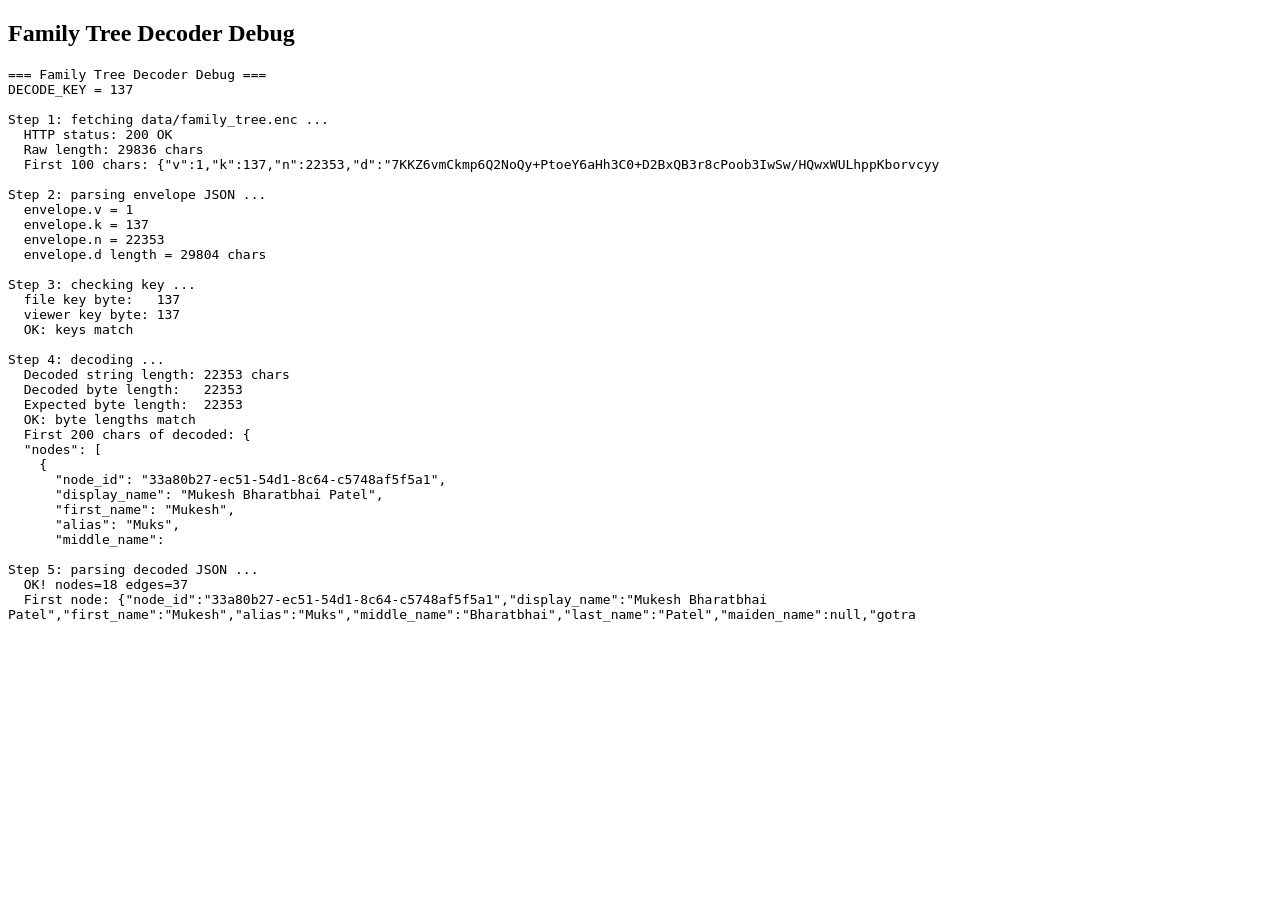
<file: debug_loader.html>
<!DOCTYPE html>
<html>
<head><meta charset="UTF-8"/><title>Tree Debug</title></head>
<body>
<h2>Family Tree Decoder Debug</h2>
<pre id="out" style="font-family:monospace;font-size:13px;white-space:pre-wrap"></pre>
<script>
const DECODE_KEY = 137;
const log = msg => { document.getElementById('out').textContent += msg + '\n'; console.log(msg); };

function xorDecode(b64, key) {
  const bin   = atob(b64);
  const bytes = new Uint8Array(bin.length);
  for (let i = 0; i < bin.length; i++) bytes[i] = bin.charCodeAt(i);
  const out = new Uint8Array(bytes.length);
  const k   = key & 0xFF;
  for (let i = 0; i < bytes.length; i++) {
    const roll = ((k * 31 + i * 17) & 0xFF);
    out[i] = bytes[i] ^ roll;
  }
  return new TextDecoder().decode(out);
}

async function run() {
  log('=== Family Tree Decoder Debug ===');
  log('DECODE_KEY = ' + DECODE_KEY);
  log('');

  // Step 1: fetch the file
  log('Step 1: fetching data/family_tree.enc ...');
  let res;
  try {
    res = await fetch('data/family_tree.enc');
    log('  HTTP status: ' + res.status + ' ' + res.statusText);
    if (!res.ok) { log('  FAIL: file not found or server error'); return; }
  } catch(e) {
    log('  FAIL fetch: ' + e.message); return;
  }

  // Step 2: read raw text first
  const rawText = await res.text();
  log('  Raw length: ' + rawText.length + ' chars');
  log('  First 100 chars: ' + rawText.slice(0,100));
  log('');

  // Step 3: parse as JSON envelope
  log('Step 2: parsing envelope JSON ...');
  let envelope;
  try {
    envelope = JSON.parse(rawText);
    log('  envelope.v = ' + envelope.v);
    log('  envelope.k = ' + envelope.k);
    log('  envelope.n = ' + envelope.n);
    log('  envelope.d length = ' + (envelope.d || '').length + ' chars');
  } catch(e) {
    log('  FAIL JSON parse: ' + e.message);
    log('  Raw content: ' + rawText.slice(0,200));
    return;
  }

  // Step 4: key check
  log('');
  log('Step 3: checking key ...');
  log('  file key byte:   ' + (envelope.k & 0xFF));
  log('  viewer key byte: ' + (DECODE_KEY & 0xFF));
  if ((envelope.k & 0xFF) !== (DECODE_KEY & 0xFF)) {
    log('  FAIL: key mismatch!'); return;
  }
  log('  OK: keys match');

  // Step 5: decode
  log('');
  log('Step 4: decoding ...');
  let json_str;
  try {
    json_str = xorDecode(envelope.d, DECODE_KEY);
    log('  Decoded string length: ' + json_str.length + ' chars');
    const byteLen = new TextEncoder().encode(json_str).length;
    log('  Decoded byte length:   ' + byteLen);
    log('  Expected byte length:  ' + envelope.n);
    if (byteLen !== envelope.n) {
      log('  WARNING: byte length mismatch (integrity check would fail)');
    } else {
      log('  OK: byte lengths match');
    }
    log('  First 200 chars of decoded: ' + json_str.slice(0,200));
  } catch(e) {
    log('  FAIL decode: ' + e.message); return;
  }

  // Step 6: parse decoded JSON
  log('');
  log('Step 5: parsing decoded JSON ...');
  try {
    const data = JSON.parse(json_str);
    const nodes = data.nodes || data.people || [];
    const edges = data.links || data.edges || [];
    log('  OK! nodes=' + nodes.length + ' edges=' + edges.length);
    if (nodes.length > 0) {
      log('  First node: ' + JSON.stringify(nodes[0]).slice(0,200));
    }
  } catch(e) {
    log('  FAIL JSON parse of decoded data: ' + e.message);
    log('  First 300 chars: ' + json_str.slice(0,300));
  }
}
run();
</script>
</body>
</html>
</file>
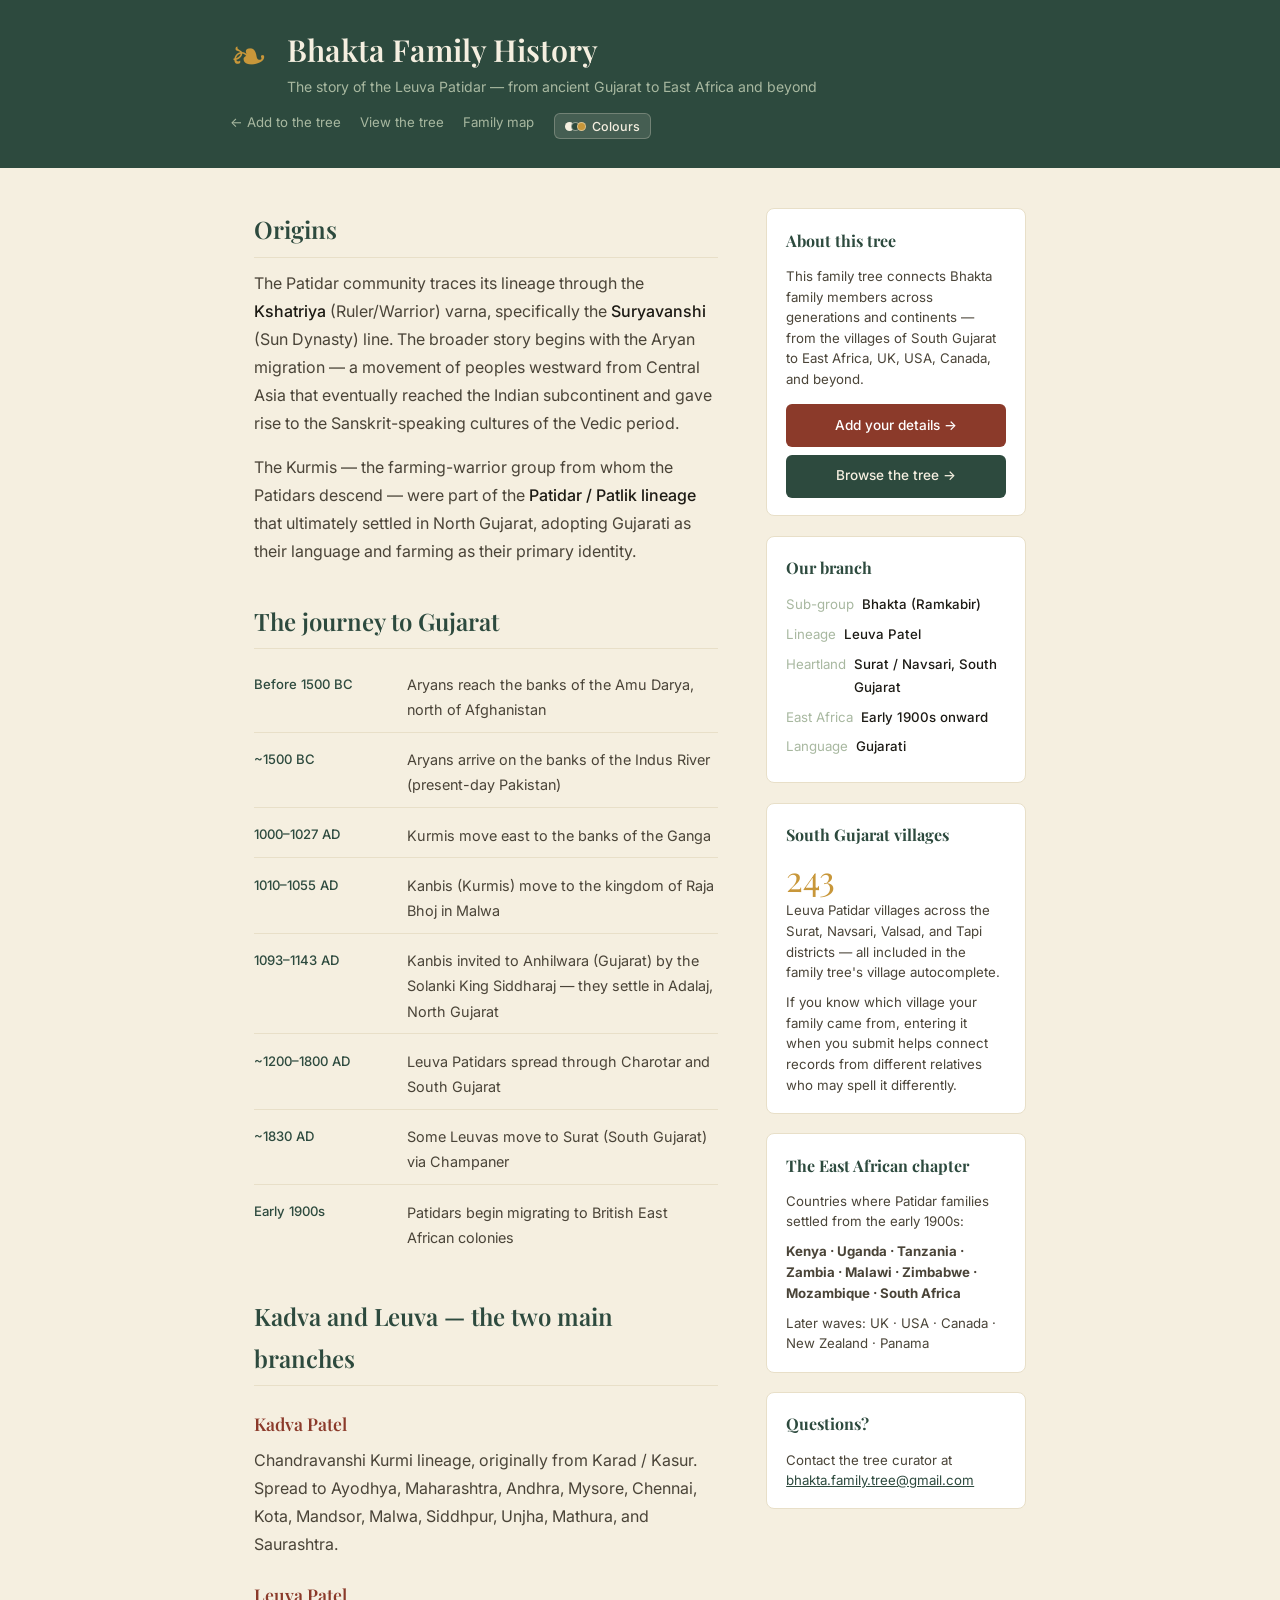
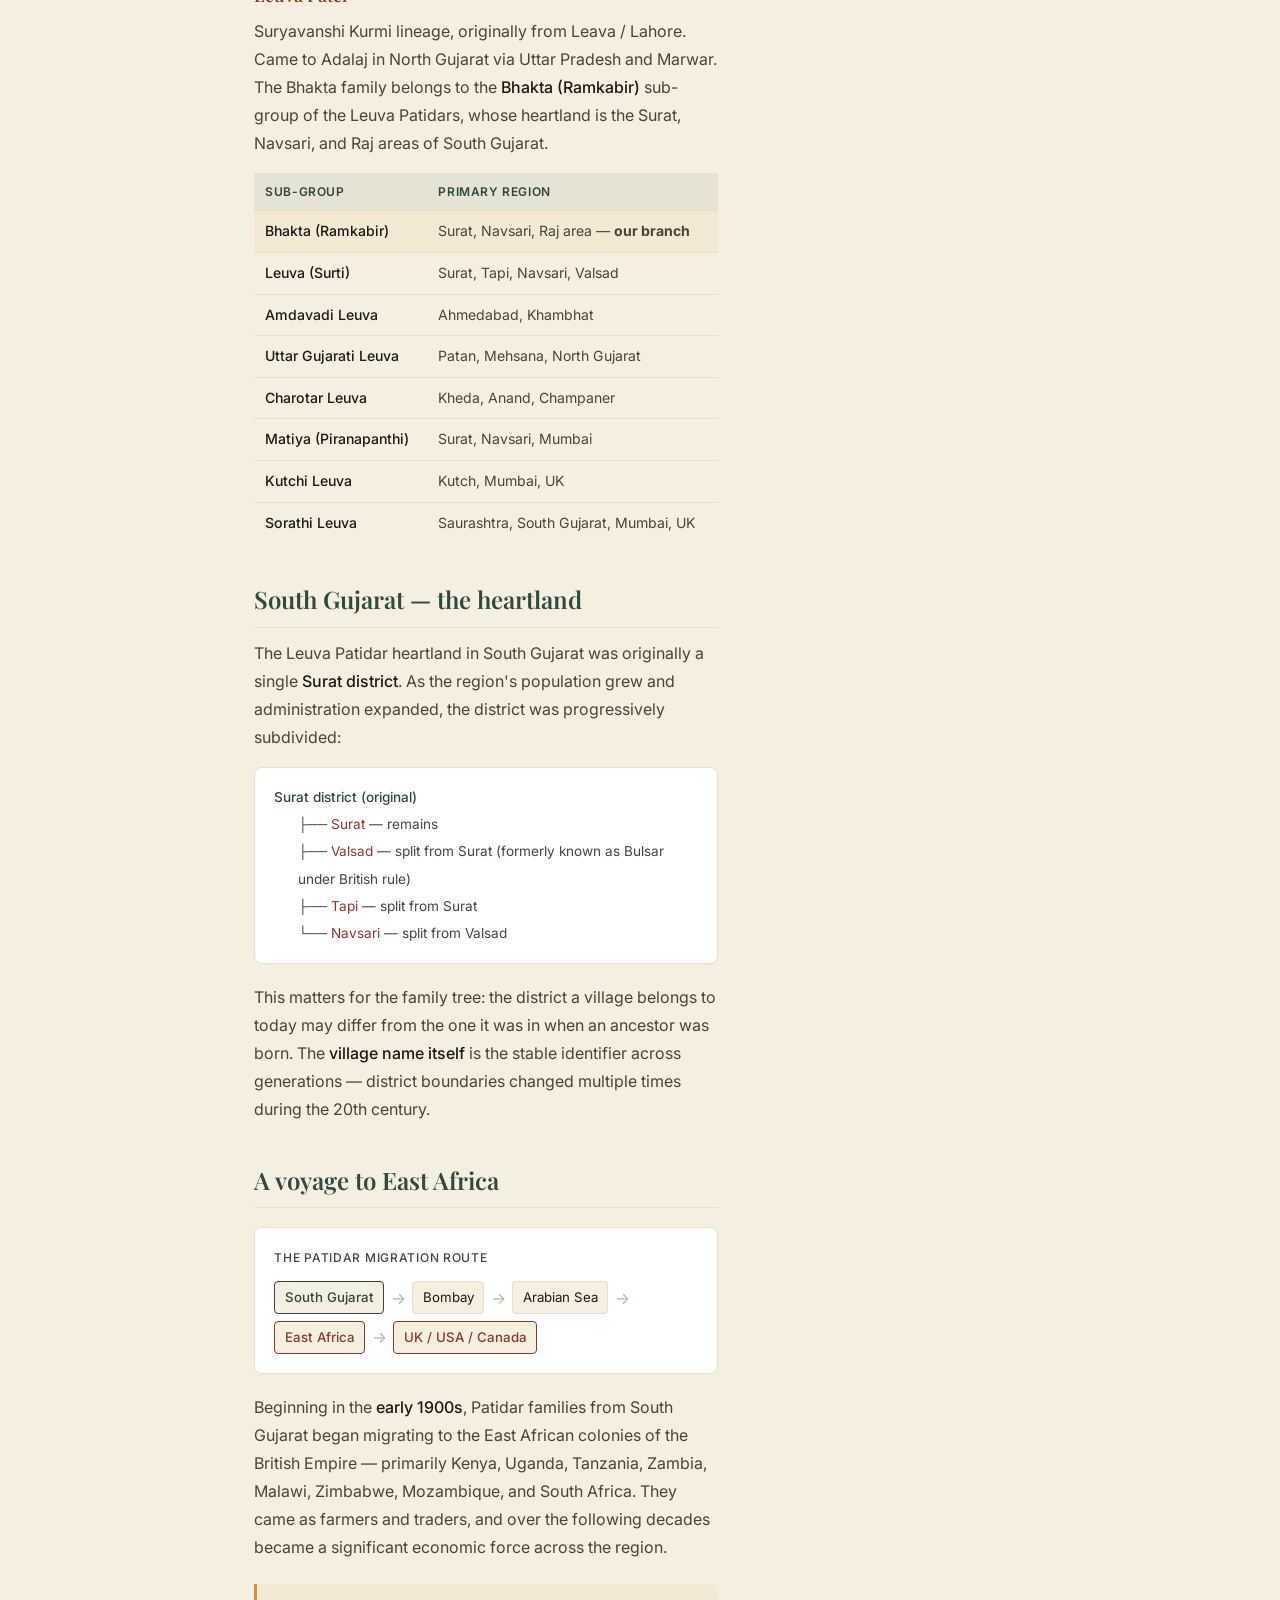
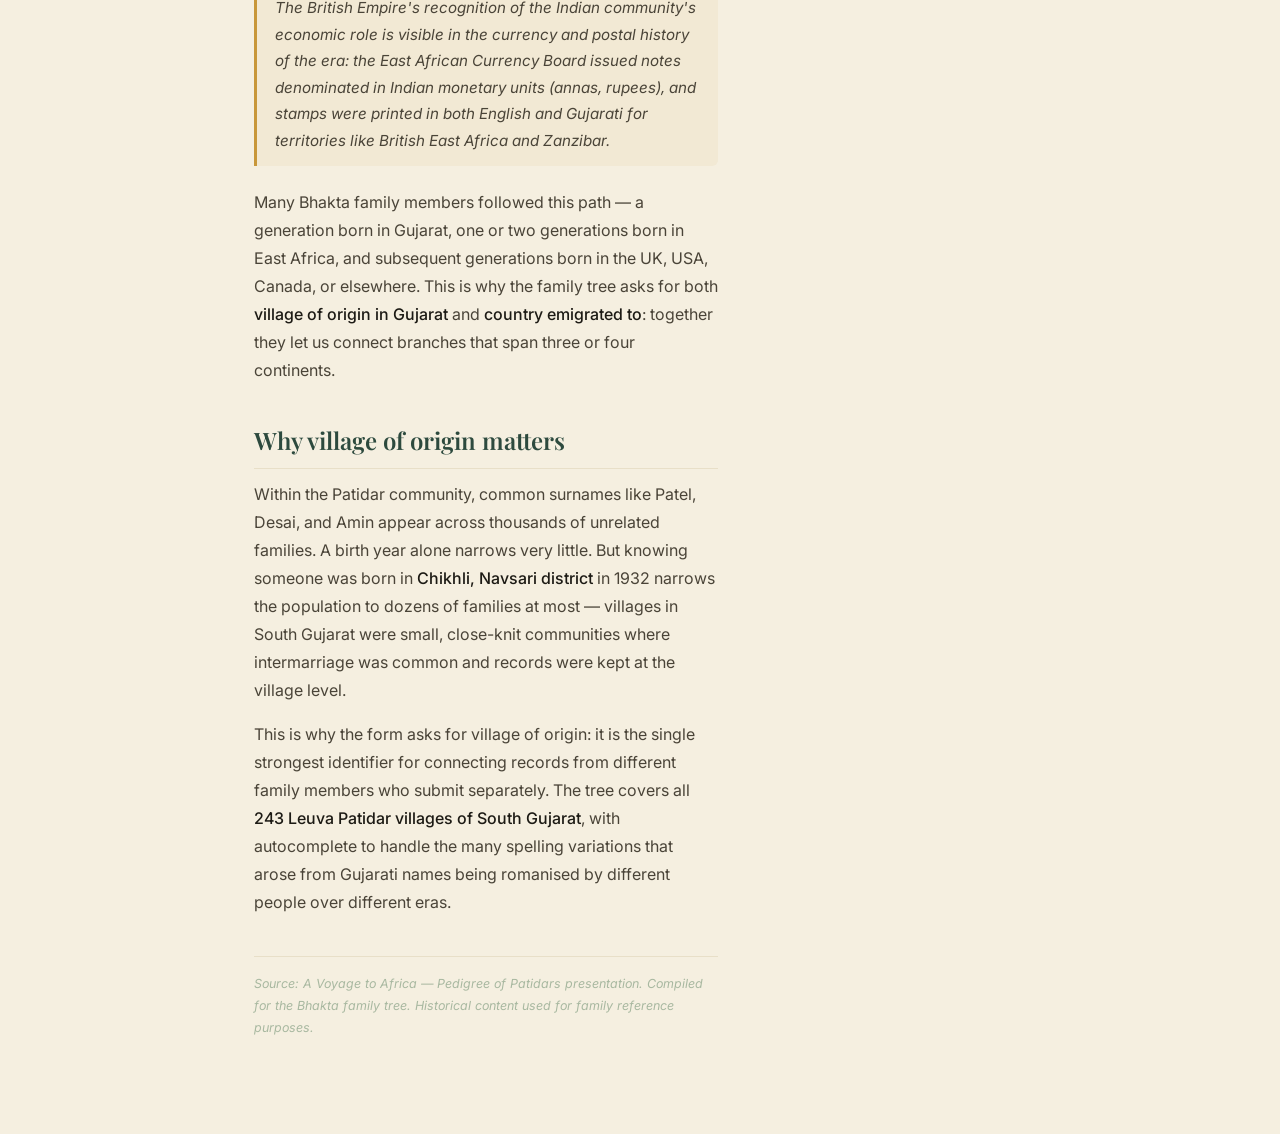
<file: history.html>
<!DOCTYPE html>
<html lang="en">
<head>
  <meta charset="UTF-8"/>
  <meta name="viewport" content="width=device-width,initial-scale=1.0"/>
  <script src="js/theme.js"></script>
  <title>Bhakta Family History — Leuva Patidar Migration</title>
  <link rel="preconnect" href="https://fonts.googleapis.com"/>
  <link href="https://fonts.googleapis.com/css2?family=Playfair+Display:ital,wght@0,400;0,600;1,400&family=Inter:wght@300;400;500&display=swap" rel="stylesheet"/>
  <style>
    :root {
      --parchment:  #F5EFE0;
      --parchment-d:#E8DFC8;
      --ink:        #1C1A14;
      --ink-soft:   #4A4438;
      --forest:     #2D4A3E;
      --forest-l:   #3D6254;
      --rust:       #8B3A2A;
      --gold:       #C8973A;
      --mist:       #A8B8A0;
      --surface:    #FFFFFF;
      --forest-bg:  #2D4A3E;
      --on-primary: #F5EFE0;
      --on-primary-soft:#A8B8A0;
      --on-accent:  #FFFFFF;
      --on-secondary:#FFFFFF;
    }
    *, *::before, *::after { box-sizing: border-box; margin: 0; padding: 0; }
    body {
      font-family: 'Inter', sans-serif;
      font-size: 16px;
      line-height: 1.75;
      color: var(--ink);
      background: var(--parchment);
    }

    /* ── Header ── */
    .site-header {
      background: var(--forest-bg);
      padding: 2rem 1.5rem 1.8rem;
    }
    .header-inner {
      max-width: 820px;
      margin: 0 auto;
      display: flex;
      align-items: flex-start;
      gap: 1.2rem;
    }
    .tree-glyph { font-size: 2.8rem; color: var(--gold); flex-shrink: 0; line-height: 1.1; }
    .header-text h1 {
      font-family: 'Playfair Display', serif;
      font-size: 1.9rem;
      font-weight: 600;
      color: var(--on-primary);
      line-height: 1.2;
    }
    .header-sub { font-size: .88rem; color: var(--on-primary-soft); margin-top: .4rem; }
    .header-nav {
      max-width: 820px;
      margin: 0 auto;
      padding: .7rem 0 0;
      display: flex;
      gap: 1.2rem;
    }
    .header-nav a {
      font-size: .83rem;
      color: var(--on-primary-soft);
      text-decoration: none;
      border-bottom: 1px solid transparent;
      transition: color .15s, border-color .15s;
    }
    .header-nav a:hover { color: var(--on-primary); border-color: var(--gold); }

    /* ── Layout ── */
    .page-wrap {
      max-width: 820px;
      margin: 0 auto;
      padding: 2.5rem 1.5rem 5rem;
      display: grid;
      grid-template-columns: 1fr 260px;
      gap: 3rem;
      align-items: start;
    }
    @media (max-width: 680px) {
      .page-wrap { grid-template-columns: 1fr; gap: 2rem; }
      .sidebar { order: -1; }
    }

    /* ── Article ── */
    article h2 {
      font-family: 'Playfair Display', serif;
      font-size: 1.5rem;
      font-weight: 600;
      color: var(--forest);
      margin: 2.2rem 0 .7rem;
      padding-bottom: .4rem;
      border-bottom: 1.5px solid var(--parchment-d);
    }
    article h2:first-child { margin-top: 0; }
    article h3 {
      font-family: 'Playfair Display', serif;
      font-size: 1.1rem;
      font-weight: 600;
      color: var(--rust);
      margin: 1.4rem 0 .4rem;
    }
    article p { margin-bottom: 1rem; color: var(--ink-soft); }
    article p strong { color: var(--ink); font-weight: 500; }
    article ul, article ol {
      margin: .5rem 0 1rem 1.4rem;
      color: var(--ink-soft);
    }
    article li { margin-bottom: .3rem; }

    /* ── Timeline ── */
    .timeline { list-style: none; margin: .8rem 0 1.2rem; padding: 0; }
    .timeline li {
      display: grid;
      grid-template-columns: 140px 1fr;
      gap: .8rem;
      padding: .6rem 0;
      border-bottom: .5px solid var(--parchment-d);
      font-size: .9rem;
    }
    .timeline li:last-child { border-bottom: none; }
    .tl-date {
      font-weight: 500;
      color: var(--forest);
      font-size: .82rem;
      padding-top: .05rem;
    }
    .tl-event { color: var(--ink-soft); }

    /* ── Migration map graphic ── */
    .migration-visual {
      background: var(--surface);
      border: 1px solid var(--parchment-d);
      border-radius: 8px;
      padding: 1.2rem;
      margin: 1.2rem 0;
    }
    .migration-visual .mv-title {
      font-size: .75rem;
      font-weight: 500;
      letter-spacing: .06em;
      text-transform: uppercase;
      color: var(--ink-soft);
      margin-bottom: .8rem;
    }
    .migration-path {
      display: flex;
      align-items: center;
      gap: .4rem;
      flex-wrap: wrap;
      font-size: .83rem;
    }
    .mp-node {
      background: var(--parchment);
      border: 1px solid var(--parchment-d);
      border-radius: 4px;
      padding: .25rem .6rem;
      color: var(--ink);
      white-space: nowrap;
    }
    .mp-node.origin { border-color: var(--forest); color: var(--forest); font-weight: 500; }
    .mp-node.dest   { border-color: var(--rust);   color: var(--rust);   font-weight: 500; }
    .mp-arrow { color: var(--mist); font-size: 1rem; }

    /* ── Sub-groups table ── */
    .subgroup-table {
      width: 100%;
      border-collapse: collapse;
      font-size: .88rem;
      margin: .8rem 0 1.2rem;
    }
    .subgroup-table th {
      text-align: left;
      font-size: .75rem;
      font-weight: 600;
      text-transform: uppercase;
      letter-spacing: .05em;
      color: var(--forest);
      padding: .5rem .7rem;
      background: color-mix(in srgb,var(--forest) 7%,transparent);
      border-bottom: 1px solid var(--parchment-d);
    }
    .subgroup-table td {
      padding: .5rem .7rem;
      border-bottom: .5px solid var(--parchment-d);
      color: var(--ink-soft);
      vertical-align: top;
    }
    .subgroup-table tr:last-child td { border-bottom: none; }
    .subgroup-table td:first-child { font-weight: 500; color: var(--ink); }
    .subgroup-table tr.highlight td { background: color-mix(in srgb,var(--gold) 8%,transparent); }

    /* ── District split diagram ── */
    .district-tree {
      font-family: 'Inter', sans-serif;
      font-size: .85rem;
      background: var(--surface);
      border: 1px solid var(--parchment-d);
      border-radius: 8px;
      padding: 1rem 1.2rem;
      color: var(--ink-soft);
      line-height: 2;
      margin: .8rem 0 1.2rem;
    }
    .district-tree .root { font-weight: 500; color: var(--forest); }
    .district-tree .branch { padding-left: 1.5rem; }
    .district-tree .leaf { color: var(--rust); }

    /* ── Pull quote ── */
    .pull-quote {
      border-left: 3px solid var(--gold);
      margin: 1.4rem 0;
      padding: .7rem 1.1rem;
      background: color-mix(in srgb,var(--gold) 7%,transparent);
      border-radius: 0 6px 6px 0;
      font-style: italic;
      color: var(--ink-soft);
      font-size: .95rem;
    }

    /* ── Sidebar ── */
    .sidebar { display: flex; flex-direction: column; gap: 1.2rem; }
    .sidebar-card {
      background: var(--surface);
      border: 1px solid var(--parchment-d);
      border-radius: 8px;
      padding: 1.1rem 1.2rem;
    }
    .sidebar-card h4 {
      font-family: 'Playfair Display', serif;
      font-size: 1rem;
      color: var(--forest);
      margin-bottom: .7rem;
    }
    .sidebar-card p { font-size: .83rem; color: var(--ink-soft); line-height: 1.55; margin-bottom: .6rem; }
    .sidebar-card p:last-child { margin-bottom: 0; }
    .villages-count {
      font-size: 2.2rem;
      font-family: 'Playfair Display', serif;
      color: var(--gold);
      line-height: 1;
      margin-bottom: .3rem;
    }
    .sidebar-link {
      display: block;
      background: var(--forest-bg);
      color: var(--on-primary);
      text-align: center;
      text-decoration: none;
      border-radius: 6px;
      padding: .6rem .9rem;
      font-size: .85rem;
      font-weight: 500;
      margin-top: .9rem;
      transition: background .15s;
    }
    .sidebar-link:hover { background: var(--forest-l); }
    .sidebar-link.rust { background: var(--rust); color: var(--on-secondary); }
    .sidebar-link.rust:hover { background: color-mix(in srgb,var(--rust) 85%,#fff); }

    .fact-row {
      display: flex;
      align-items: baseline;
      gap: .5rem;
      margin-bottom: .4rem;
      font-size: .83rem;
    }
    .fact-label { color: var(--mist); flex-shrink: 0; }
    .fact-val   { color: var(--ink); font-weight: 500; }

    /* ── Source note ── */
    .source-note {
      margin-top: 2.5rem;
      padding-top: 1rem;
      border-top: 1px solid var(--parchment-d);
      font-size: .78rem;
      color: var(--mist);
      font-style: italic;
    }
  </style>
</head>
<body>

<header class="site-header">
  <div class="header-inner">
    <div class="tree-glyph">❧</div>
    <div class="header-text">
      <h1>Bhakta Family History</h1>
      <p class="header-sub">The story of the Leuva Patidar — from ancient Gujarat to East Africa and beyond</p>
    </div>
  </div>
  <nav class="header-nav">
    <a href="index.html">← Add to the tree</a>
    <a href="viewer.html">View the tree</a>
    <a href="map.html">Family map</a>
    <span data-theme-slot></span>
  </nav>
</header>

<div class="page-wrap">

  <!-- ── Main article ── -->
  <article>

    <h2>Origins</h2>
    <p>The Patidar community traces its lineage through the <strong>Kshatriya</strong> (Ruler/Warrior) varna, specifically the <strong>Suryavanshi</strong> (Sun Dynasty) line. The broader story begins with the Aryan migration — a movement of peoples westward from Central Asia that eventually reached the Indian subcontinent and gave rise to the Sanskrit-speaking cultures of the Vedic period.</p>

    <p>The Kurmis — the farming-warrior group from whom the Patidars descend — were part of the <strong>Patidar / Patlik lineage</strong> that ultimately settled in North Gujarat, adopting Gujarati as their language and farming as their primary identity.</p>

    <h2>The journey to Gujarat</h2>

    <ul class="timeline">
      <li><span class="tl-date">Before 1500 BC</span><span class="tl-event">Aryans reach the banks of the Amu Darya, north of Afghanistan</span></li>
      <li><span class="tl-date">~1500 BC</span><span class="tl-event">Aryans arrive on the banks of the Indus River (present-day Pakistan)</span></li>
      <li><span class="tl-date">1000–1027 AD</span><span class="tl-event">Kurmis move east to the banks of the Ganga</span></li>
      <li><span class="tl-date">1010–1055 AD</span><span class="tl-event">Kanbis (Kurmis) move to the kingdom of Raja Bhoj in Malwa</span></li>
      <li><span class="tl-date">1093–1143 AD</span><span class="tl-event">Kanbis invited to Anhilwara (Gujarat) by the Solanki King Siddharaj — they settle in Adalaj, North Gujarat</span></li>
      <li><span class="tl-date">~1200–1800 AD</span><span class="tl-event">Leuva Patidars spread through Charotar and South Gujarat</span></li>
      <li><span class="tl-date">~1830 AD</span><span class="tl-event">Some Leuvas move to Surat (South Gujarat) via Champaner</span></li>
      <li><span class="tl-date">Early 1900s</span><span class="tl-event">Patidars begin migrating to British East African colonies</span></li>
    </ul>

    <h2>Kadva and Leuva — the two main branches</h2>

    <h3>Kadva Patel</h3>
    <p>Chandravanshi Kurmi lineage, originally from Karad / Kasur. Spread to Ayodhya, Maharashtra, Andhra, Mysore, Chennai, Kota, Mandsor, Malwa, Siddhpur, Unjha, Mathura, and Saurashtra.</p>

    <h3>Leuva Patel</h3>
    <p>Suryavanshi Kurmi lineage, originally from Leava / Lahore. Came to Adalaj in North Gujarat via Uttar Pradesh and Marwar. The Bhakta family belongs to the <strong>Bhakta (Ramkabir)</strong> sub-group of the Leuva Patidars, whose heartland is the Surat, Navsari, and Raj areas of South Gujarat.</p>

    <table class="subgroup-table">
      <thead>
        <tr><th>Sub-group</th><th>Primary region</th></tr>
      </thead>
      <tbody>
        <tr class="highlight"><td>Bhakta (Ramkabir)</td><td>Surat, Navsari, Raj area — <strong>our branch</strong></td></tr>
        <tr><td>Leuva (Surti)</td><td>Surat, Tapi, Navsari, Valsad</td></tr>
        <tr><td>Amdavadi Leuva</td><td>Ahmedabad, Khambhat</td></tr>
        <tr><td>Uttar Gujarati Leuva</td><td>Patan, Mehsana, North Gujarat</td></tr>
        <tr><td>Charotar Leuva</td><td>Kheda, Anand, Champaner</td></tr>
        <tr><td>Matiya (Piranapanthi)</td><td>Surat, Navsari, Mumbai</td></tr>
        <tr><td>Kutchi Leuva</td><td>Kutch, Mumbai, UK</td></tr>
        <tr><td>Sorathi Leuva</td><td>Saurashtra, South Gujarat, Mumbai, UK</td></tr>
      </tbody>
    </table>

    <h2>South Gujarat — the heartland</h2>

    <p>The Leuva Patidar heartland in South Gujarat was originally a single <strong>Surat district</strong>. As the region's population grew and administration expanded, the district was progressively subdivided:</p>

    <div class="district-tree">
      <div class="root">Surat district (original)</div>
      <div class="branch">├── <span class="leaf">Surat</span> — remains</div>
      <div class="branch">├── <span class="leaf">Valsad</span> — split from Surat (formerly known as Bulsar under British rule)</div>
      <div class="branch">├── <span class="leaf">Tapi</span> — split from Surat</div>
      <div class="branch">└── <span class="leaf">Navsari</span> — split from Valsad</div>
    </div>

    <p>This matters for the family tree: the district a village belongs to today may differ from the one it was in when an ancestor was born. The <strong>village name itself</strong> is the stable identifier across generations — district boundaries changed multiple times during the 20th century.</p>

    <h2>A voyage to East Africa</h2>

    <div class="migration-visual">
      <div class="mv-title">The Patidar migration route</div>
      <div class="migration-path">
        <span class="mp-node origin">South Gujarat</span>
        <span class="mp-arrow">→</span>
        <span class="mp-node">Bombay</span>
        <span class="mp-arrow">→</span>
        <span class="mp-node">Arabian Sea</span>
        <span class="mp-arrow">→</span>
        <span class="mp-node dest">East Africa</span>
        <span class="mp-arrow">→</span>
        <span class="mp-node dest">UK / USA / Canada</span>
      </div>
    </div>

    <p>Beginning in the <strong>early 1900s</strong>, Patidar families from South Gujarat began migrating to the East African colonies of the British Empire — primarily Kenya, Uganda, Tanzania, Zambia, Malawi, Zimbabwe, Mozambique, and South Africa. They came as farmers and traders, and over the following decades became a significant economic force across the region.</p>

    <div class="pull-quote">
      The British Empire's recognition of the Indian community's economic role is visible in the currency and postal history of the era: the East African Currency Board issued notes denominated in Indian monetary units (annas, rupees), and stamps were printed in both English and Gujarati for territories like British East Africa and Zanzibar.
    </div>

    <p>Many Bhakta family members followed this path — a generation born in Gujarat, one or two generations born in East Africa, and subsequent generations born in the UK, USA, Canada, or elsewhere. This is why the family tree asks for both <strong>village of origin in Gujarat</strong> and <strong>country emigrated to</strong>: together they let us connect branches that span three or four continents.</p>

    <h2>Why village of origin matters</h2>

    <p>Within the Patidar community, common surnames like Patel, Desai, and Amin appear across thousands of unrelated families. A birth year alone narrows very little. But knowing someone was born in <strong>Chikhli, Navsari district</strong> in 1932 narrows the population to dozens of families at most — villages in South Gujarat were small, close-knit communities where intermarriage was common and records were kept at the village level.</p>

    <p>This is why the form asks for village of origin: it is the single strongest identifier for connecting records from different family members who submit separately. The tree covers all <strong>243 Leuva Patidar villages of South Gujarat</strong>, with autocomplete to handle the many spelling variations that arose from Gujarati names being romanised by different people over different eras.</p>

    <p class="source-note">Source: <em>A Voyage to Africa — Pedigree of Patidars</em> presentation. Compiled for the Bhakta family tree. Historical content used for family reference purposes.</p>

  </article>

  <!-- ── Sidebar ── -->
  <aside class="sidebar">

    <div class="sidebar-card">
      <h4>About this tree</h4>
      <p>This family tree connects Bhakta family members across generations and continents — from the villages of South Gujarat to East Africa, UK, USA, Canada, and beyond.</p>
      <a class="sidebar-link rust" href="index.html">Add your details →</a>
      <a class="sidebar-link" style="margin-top:.5rem" href="viewer.html">Browse the tree →</a>
    </div>

    <div class="sidebar-card">
      <h4>Our branch</h4>
      <div class="fact-row"><span class="fact-label">Sub-group</span><span class="fact-val">Bhakta (Ramkabir)</span></div>
      <div class="fact-row"><span class="fact-label">Lineage</span><span class="fact-val">Leuva Patel</span></div>
      <div class="fact-row"><span class="fact-label">Heartland</span><span class="fact-val">Surat / Navsari, South Gujarat</span></div>
      <div class="fact-row"><span class="fact-label">East Africa</span><span class="fact-val">Early 1900s onward</span></div>
      <div class="fact-row"><span class="fact-label">Language</span><span class="fact-val">Gujarati</span></div>
    </div>

    <div class="sidebar-card">
      <h4>South Gujarat villages</h4>
      <div class="villages-count">243</div>
      <p>Leuva Patidar villages across the Surat, Navsari, Valsad, and Tapi districts — all included in the family tree's village autocomplete.</p>
      <p>If you know which village your family came from, entering it when you submit helps connect records from different relatives who may spell it differently.</p>
    </div>

    <div class="sidebar-card">
      <h4>The East African chapter</h4>
      <p>Countries where Patidar families settled from the early 1900s:</p>
      <p><strong>Kenya · Uganda · Tanzania · Zambia · Malawi · Zimbabwe · Mozambique · South Africa</strong></p>
      <p>Later waves: UK · USA · Canada · New Zealand · Panama</p>
    </div>

    <div class="sidebar-card">
      <h4>Questions?</h4>
      <p>Contact the tree curator at <a href="mailto:bhakta.family.tree@gmail.com" style="color:var(--forest)">bhakta.family.tree@gmail.com</a></p>
    </div>

  </aside>

</div><!-- /page-wrap -->
</body>
</html>
</file>
<file: css/style.css>
/* Family Tree v4 — Full stylesheet */
:root {
  --parchment:#F5EFE0; --parchment-d:#E8DFC8;
  --ink:#1C1A14; --ink-soft:#4A4438;
  --forest:#2D4A3E; --forest-l:#3D6254;
  --rust:#8B3A2A; --rust-l:#B04E3A;
  --gold:#C8973A; --mist:#A8B8A0;
  --surface:#FFFFFF; --forest-bg:#2D4A3E; --on-primary:#F5EFE0; --on-primary-soft:#A8B8A0; --on-accent:#FFFFFF; --on-secondary:#FFFFFF;
  --error:#C0392B; --success:#1D9E75;
  --radius:6px; --shadow:0 2px 14px rgba(28,26,20,.09); --t:.17s ease;
}
*,*::before,*::after{box-sizing:border-box;margin:0;padding:0}
body{font-family:'Inter',sans-serif;font-size:15px;line-height:1.6;color:var(--ink);background:var(--parchment);min-height:100vh}

/* Header */
.site-header{background:var(--forest-bg);color:var(--on-primary);padding:1.6rem 1.4rem}
.header-inner{max-width:720px;margin:0 auto;display:flex;align-items:center;gap:1rem}
.tree-glyph{font-size:2.4rem;color:var(--gold);flex-shrink:0}
.header-text{flex:1}
h1{font-family:'Playfair Display',serif;font-size:1.7rem;font-weight:600;color:var(--on-primary)}
.header-sub{font-size:.83rem;color:var(--on-primary-soft);margin-top:.15rem}
.btn-lang{background:color-mix(in srgb,var(--on-primary) 12%,transparent);border:1px solid color-mix(in srgb,var(--on-primary) 25%,transparent);color:var(--on-primary);border-radius:var(--radius);padding:.3rem .7rem;font-size:.78rem;cursor:pointer;transition:background var(--t)}
.btn-lang:hover{background:color-mix(in srgb,var(--on-primary) 20%,transparent)}
.btn-history{background:color-mix(in srgb,var(--gold) 25%,transparent);border:1px solid color-mix(in srgb,var(--gold) 50%,transparent);color:var(--gold);border-radius:var(--radius);padding:.3rem .7rem;font-size:.78rem;text-decoration:none;white-space:nowrap;transition:background var(--t)}
.btn-history:hover{background:color-mix(in srgb,var(--gold) 40%,transparent)}

/* Shell */
main{max-width:720px;margin:1.5rem auto 4rem;padding:0 1rem}
.form-shell{background:var(--surface);border-radius:10px;box-shadow:var(--shadow);overflow:hidden}

/* Phases */
.phase{display:none;padding:1.8rem 2rem 1.5rem;animation:fadeIn .2s ease}
.phase.active{display:block}
.phase[hidden]{display:none !important}
@keyframes fadeIn{from{opacity:0;transform:translateY(5px)}to{opacity:1;transform:none}}
.phase-eyebrow{font-size:.7rem;font-weight:500;letter-spacing:.08em;text-transform:uppercase;color:var(--forest);margin-bottom:.3rem}
.phase-title{font-family:'Playfair Display',serif;font-size:1.35rem;font-weight:600;color:var(--ink);margin-bottom:.45rem}
.phase-desc{font-size:.86rem;color:var(--ink-soft);margin-bottom:1.4rem}
.phase-header{margin-bottom:1.3rem}
.phase-nav{display:flex;justify-content:space-between;align-items:center;margin-top:1.6rem;padding-top:.9rem;border-top:.5px solid var(--parchment-d)}

/* Fields */
.field-group{display:flex;flex-direction:column;gap:.25rem;margin-bottom:.9rem}
.field-row{display:grid;grid-template-columns:1fr 1fr;gap:.8rem}
.field-row.triple{grid-template-columns:1fr 2fr 1.4fr}
label{font-size:.76rem;font-weight:500;color:var(--ink-soft);letter-spacing:.025em;text-transform:uppercase}
.hint-label{text-transform:none;font-weight:400;font-size:.73rem;color:var(--mist)}
.req{color:var(--rust)}
.field-hint{font-size:.73rem;color:var(--mist);margin-top:.1rem;font-style:italic}
input[type=text],input[type=email],input[type=number],select,textarea{
  padding:.5rem .75rem;border:1px solid var(--parchment-d);border-radius:var(--radius);
  font-family:'Inter',sans-serif;font-size:.92rem;color:var(--ink);background:var(--parchment);
  transition:border-color var(--t),box-shadow var(--t);width:100%}
input::placeholder,textarea::placeholder{color:var(--mist);font-style:italic}
input:focus,select:focus,textarea:focus{outline:none;border-color:var(--forest);box-shadow:0 0 0 3px color-mix(in srgb,var(--forest) 10%,transparent);background:var(--surface)}
input.invalid{border-color:var(--error)}
.field-error{font-size:.75rem;color:var(--error);min-height:1em}
textarea{resize:vertical;min-height:76px}
select{cursor:pointer;appearance:none;background-image:url("data:image/svg+xml,%3Csvg xmlns='http://www.w3.org/2000/svg' width='12' height='8'%3E%3Cpath d='M1 1l5 5 5-5' stroke='%234A4438' stroke-width='1.5' fill='none' stroke-linecap='round'/%3E%3C/svg%3E");background-repeat:no-repeat;background-position:right .7rem center;padding-right:1.8rem}
fieldset{border:1px solid var(--parchment-d);border-radius:var(--radius);padding:.85rem .95rem .7rem;margin-bottom:1rem}
legend{font-size:.75rem;font-weight:600;text-transform:uppercase;letter-spacing:.05em;color:var(--forest);padding:0 .3rem}
.legend-hint{font-weight:400;text-transform:none;font-size:.73rem;color:var(--ink-soft)}

/* Buttons */
.btn-primary{font-family:'Inter',sans-serif;font-size:.88rem;font-weight:500;padding:.55rem 1.25rem;border-radius:var(--radius);border:none;cursor:pointer;background:var(--forest-bg);color:var(--on-primary);transition:background var(--t)}
.btn-primary:hover:not(:disabled){background:var(--forest-l)}
.btn-primary:disabled{opacity:.5;cursor:not-allowed}
.btn-secondary{font-family:'Inter',sans-serif;font-size:.88rem;font-weight:500;padding:.55rem 1.25rem;border-radius:var(--radius);border:1px solid var(--forest);cursor:pointer;background:transparent;color:var(--forest);transition:background var(--t)}
.btn-secondary:hover{background:color-mix(in srgb,var(--forest) 7%,transparent)}
.btn-ghost{font-family:'Inter',sans-serif;font-size:.85rem;padding:.5rem .85rem;border-radius:var(--radius);border:1px solid var(--parchment-d);cursor:pointer;background:none;color:var(--ink-soft);transition:border-color var(--t),color var(--t)}
.btn-ghost:hover{border-color:var(--forest);color:var(--forest)}
.btn-sm{font-size:.8rem;padding:.36rem .7rem}

/* Anchor card */
.anchor-card{background:var(--parchment);border:1px solid var(--parchment-d);border-radius:8px;padding:1.2rem 1.3rem;margin-bottom:1.3rem}
.mode-toggle{margin-top:1rem}
.toggle-label{font-size:.84rem;color:var(--ink-soft);margin-bottom:.5rem}
.mode-pills{display:flex;gap:.5rem;flex-wrap:wrap}
.mode-pill{font-family:'Inter',sans-serif;font-size:.82rem;font-weight:500;padding:.42rem .95rem;border-radius:20px;border:1px solid var(--parchment-d);background:var(--surface);color:var(--ink-soft);cursor:pointer;transition:all var(--t)}
.mode-pill.active{background:var(--forest-bg);color:var(--on-primary);border-color:var(--forest-bg)}
#proxy-panel{margin-top:.9rem;padding-top:.9rem;border-top:1px dashed var(--parchment-d)}
.proxy-hint{font-size:.82rem;color:var(--ink-soft);margin-bottom:.7rem;font-style:italic}
.self-submit-panel{margin-top:.9rem;padding:.7rem .9rem;background:color-mix(in srgb,var(--forest) 5%,transparent);border:1px solid color-mix(in srgb,var(--forest) 18%,transparent);border-radius:var(--radius)}
.self-submit-check{display:flex;align-items:center;gap:.55rem;cursor:pointer;font-size:.88rem;color:var(--ink);font-weight:500}
.self-submit-check input{cursor:pointer;accent-color:var(--forest);width:16px;height:16px;flex-shrink:0}
.self-submit-hint{font-size:.78rem;color:var(--ink-soft);margin-top:.35rem;padding-left:1.5rem;font-style:italic}

/* Session */
.session-header{display:flex;justify-content:space-between;align-items:flex-start;margin-bottom:1.2rem;gap:.8rem}
.session-header-actions{flex-shrink:0;padding-top:.2rem}
.added-tray{margin-bottom:1.1rem}
.tray-label{font-size:.69rem;font-weight:500;letter-spacing:.06em;text-transform:uppercase;color:var(--ink-soft);margin-bottom:.5rem}
.added-list{display:flex;flex-direction:column;gap:.4rem}
.person-chip{display:flex;align-items:center;gap:.7rem;padding:.55rem .8rem;background:var(--parchment);border:1px solid var(--parchment-d);border-radius:var(--radius);font-size:.85rem}
.person-chip.is-stub{opacity:.75;border-style:dashed}
.chip-name{font-weight:500;flex:1}
.chip-stub-label{font-size:.72rem;color:var(--ink-soft);font-style:italic}
.chip-rel{font-size:.75rem;color:var(--forest);background:color-mix(in srgb,var(--forest) 9%,transparent);padding:.15rem .55rem;border-radius:10px;white-space:nowrap}
.chip-edit{background:none;border:none;cursor:pointer;color:var(--ink-soft);font-size:.78rem;padding:.15rem .35rem;border-radius:4px}
.chip-edit:hover{color:var(--rust)}

/* Stub quick-add */
.stub-quick{margin-bottom:1rem}
.stub-details{border:1px dashed var(--parchment-d);border-radius:var(--radius)}
.stub-summary{padding:.6rem .85rem;font-size:.84rem;color:var(--ink-soft);cursor:pointer;list-style:none;user-select:none}
.stub-summary::-webkit-details-marker{display:none}
.stub-body{padding:.7rem .85rem;border-top:1px dashed var(--parchment-d)}
.stub-hint{font-size:.8rem;color:var(--ink-soft);margin-bottom:.7rem;font-style:italic}
.stub-row{display:flex;gap:.6rem;align-items:flex-end;flex-wrap:wrap}

/* Add prompt */
.add-prompt{border:1.5px dashed var(--parchment-d);border-radius:8px;padding:1.4rem;text-align:center;margin-bottom:1.1rem}
.add-prompt-text{font-size:.88rem;color:var(--ink-soft);margin-bottom:.8rem}
.btn-add-person{font-family:'Inter',sans-serif;font-size:.9rem;font-weight:500;padding:.58rem 1.3rem;border-radius:var(--radius);border:none;cursor:pointer;background:var(--rust);color:var(--on-secondary);transition:background var(--t)}
.btn-add-person:hover{background:var(--rust-l)}

/* Sub-sections */
.progress-bar{height:3px;background:var(--parchment-d);margin-bottom:1.3rem}
.progress-fill{height:100%;background:linear-gradient(90deg,var(--forest),var(--gold));width:20%;transition:width .3s ease}
.sub{display:none;animation:fadeIn .2s ease}
.sub.active{display:block}
.sub-label{font-family:'Playfair Display',serif;font-size:1.1rem;font-weight:600;color:var(--forest);margin-bottom:.8rem;padding-bottom:.4rem;border-bottom:1px solid var(--parchment-d)}
.anchor-inline{color:var(--rust)}
.sub-hint{font-size:.82rem;color:var(--ink-soft);margin-bottom:.9rem;font-style:italic}
.sub-nav{display:flex;justify-content:space-between;align-items:center;margin-top:1.3rem;padding-top:.8rem;border-top:.5px solid var(--parchment-d)}
.save-nav{flex-wrap:wrap;gap:.5rem}
.save-btns{display:flex;gap:.5rem;flex-wrap:wrap}
.person-form-header{margin-bottom:.9rem}
.back-btn{margin-bottom:.6rem;display:inline-flex;align-items:center;gap:.3rem}

/* Relation picker */
.rel-fastpath{display:grid;grid-template-columns:repeat(3,1fr);gap:.45rem;margin-bottom:.6rem}
.rel-card{border:1px solid var(--parchment-d);border-radius:var(--radius);padding:.6rem .7rem;cursor:pointer;background:var(--parchment);transition:border-color var(--t),background var(--t);user-select:none}
.rel-card:hover{border-color:var(--forest);background:color-mix(in srgb,var(--forest) 4%,transparent)}
.rel-card.selected{border-color:var(--forest);background:color-mix(in srgb,var(--forest) 10%,transparent)}
.rc-term{font-size:.88rem;font-weight:500;color:var(--ink)}
.rel-card.selected .rc-term{color:var(--forest)}
.rc-gu{font-size:.75rem;color:var(--forest);opacity:.8}
.rc-gloss{font-size:.72rem;color:var(--ink-soft);margin-top:1px}
.branch-dot{display:inline-block;width:7px;height:7px;border-radius:50%;margin-right:3px;vertical-align:middle}
.dot-m{background:#1D9E75}.dot-p{background:#185FA5}.dot-i{background:#BA7517}.dot-d{background:#888780}
.btn-show-more{background:none;border:none;font-size:.8rem;color:var(--forest);cursor:pointer;padding:.3rem 0;text-decoration:underline;text-underline-offset:2px}
.rel-grid-full{margin-top:.7rem;display:flex;flex-direction:column;gap:.9rem}
.rel-group-head{font-size:.7rem;font-weight:600;letter-spacing:.06em;text-transform:uppercase;color:var(--ink-soft);margin-bottom:.4rem}
.rel-group-sub{font-weight:400;font-size:.69rem;color:var(--mist);margin-left:.3rem}
.rel-group-cards{display:grid;grid-template-columns:repeat(auto-fill,minmax(140px,1fr));gap:.4rem}
.inferred-box{display:flex;align-items:center;gap:.6rem;background:color-mix(in srgb,var(--forest) 6%,transparent);border:1px solid color-mix(in srgb,var(--forest) 18%,transparent);border-radius:var(--radius);padding:.55rem .8rem;font-size:.82rem;color:var(--forest);margin-top:.7rem}
.inferred-icon{font-style:normal;flex-shrink:0}

/* Dynamic rows */
.dyn-row{display:grid;grid-template-columns:1fr 1fr auto;gap:.5rem;align-items:end;margin-bottom:.55rem}
.dyn-row .field-group{margin:0}
.btn-remove-rel{background:none;border:1px solid var(--parchment-d);border-radius:var(--radius);color:var(--rust);cursor:pointer;padding:.44rem .58rem;transition:background var(--t),color var(--t)}
.btn-remove-rel:hover{background:var(--rust);color:var(--on-secondary);border-color:var(--rust)}
.btn-add-rel{background:none;border:1px dashed var(--forest-l);border-radius:var(--radius);color:var(--forest);cursor:pointer;font-size:.82rem;font-weight:500;padding:.4rem .8rem;margin-top:.25rem;transition:background var(--t)}
.btn-add-rel:hover{background:color-mix(in srgb,var(--forest) 7%,transparent)}

/* Unknown checkbox */
.unknown-row{margin-bottom:.6rem}
.unknown-check{display:flex;align-items:center;gap:.5rem;font-size:.82rem;color:var(--ink-soft);cursor:pointer}
.unknown-check input{cursor:pointer;accent-color:var(--forest)}

/* Village hint */
.village-hint{font-size:.74rem;color:var(--forest);background:color-mix(in srgb,var(--forest) 7%,transparent);border-radius:4px;padding:.18rem .5rem;display:block;margin-top:.15rem}

/* Village & places block (outside the birth-date fieldset so "date unknown" never hides it) */
.places-block{margin:.2rem 0 1rem}

/* Person summary */
.person-summary{background:var(--parchment);border:1px solid var(--parchment-d);border-radius:var(--radius);padding:.75rem .9rem;font-size:.83rem;color:var(--ink-soft);margin-bottom:.5rem;line-height:1.75}
.person-summary strong{color:var(--ink);font-weight:500}
.person-summary:empty{display:none}

/* Shift anchor */
.shift-list{display:flex;flex-direction:column;gap:.4rem;margin-bottom:.9rem}
.shift-card{display:flex;align-items:center;gap:.7rem;padding:.62rem .9rem;border:1px solid var(--parchment-d);border-radius:var(--radius);cursor:pointer;background:var(--parchment);transition:border-color var(--t),background var(--t)}
.shift-card:hover,.shift-card.selected{border-color:var(--forest);background:color-mix(in srgb,var(--forest) 7%,transparent)}
.shift-card-name{font-weight:500;flex:1}
.shift-card-meta{font-size:.76rem;color:var(--ink-soft)}
.shift-or{font-size:.76rem;color:var(--ink-soft);text-align:center;margin:.7rem 0;position:relative}
.shift-or::before,.shift-or::after{content:'';position:absolute;top:50%;width:38%;height:.5px;background:var(--parchment-d)}
.shift-or::before{left:0}.shift-or::after{right:0}

/* Submitting / Success */
.submitting-inner{display:flex;flex-direction:column;align-items:center;gap:1rem;padding:2.5rem;text-align:center;color:var(--ink-soft);font-size:.88rem}
.spinner{width:30px;height:30px;border:2.5px solid var(--parchment-d);border-top-color:var(--forest);border-radius:50%;animation:spin .7s linear infinite}
@keyframes spin{to{transform:rotate(360deg)}}
.success-panel{text-align:center;padding:2.5rem 1.5rem}
.success-glyph{font-size:2rem;color:var(--gold);margin-bottom:.7rem}
.success-panel h2{font-family:'Playfair Display',serif;font-size:1.45rem;color:var(--forest);margin-bottom:.55rem}
.success-panel p{color:var(--ink-soft);margin-bottom:1.3rem}

/* Skip row */
.skip-row{text-align:center;padding:.6rem 0 .2rem}
.btn-skip{background:none;border:none;font-size:.82rem;color:var(--ink-soft);cursor:pointer;text-decoration:underline;text-underline-offset:2px}
.btn-skip:hover{color:var(--forest)}

/* Footer */
.site-footer {
  max-width: 720px;
  margin: 0 auto;
  padding: 1rem 1rem 2rem;
  text-align: center;
  font-size: 0.76rem;
  color: var(--ink-soft);
}
.site-footer a { color: var(--forest); text-decoration: underline; text-underline-offset: 2px; }
.site-footer a:hover { color: var(--forest-l); }

/* Responsive */
@media(max-width:560px){
  .header-inner{flex-wrap:wrap;row-gap:.6rem}
  .header-text{flex:1 1 calc(100% - 3.5rem)}   /* glyph + title on row 1, buttons wrap below */
  .phase{padding:1.3rem 1rem 1.1rem}
  .field-row,.field-row.triple{grid-template-columns:1fr}
  .dyn-row{grid-template-columns:1fr auto}
  .rel-fastpath{grid-template-columns:1fr 1fr}
  .rel-group-cards{grid-template-columns:1fr 1fr}
  .save-btns{flex-direction:column}
  .session-header{flex-direction:column}
  .stub-row{flex-direction:column}
}
</file>
